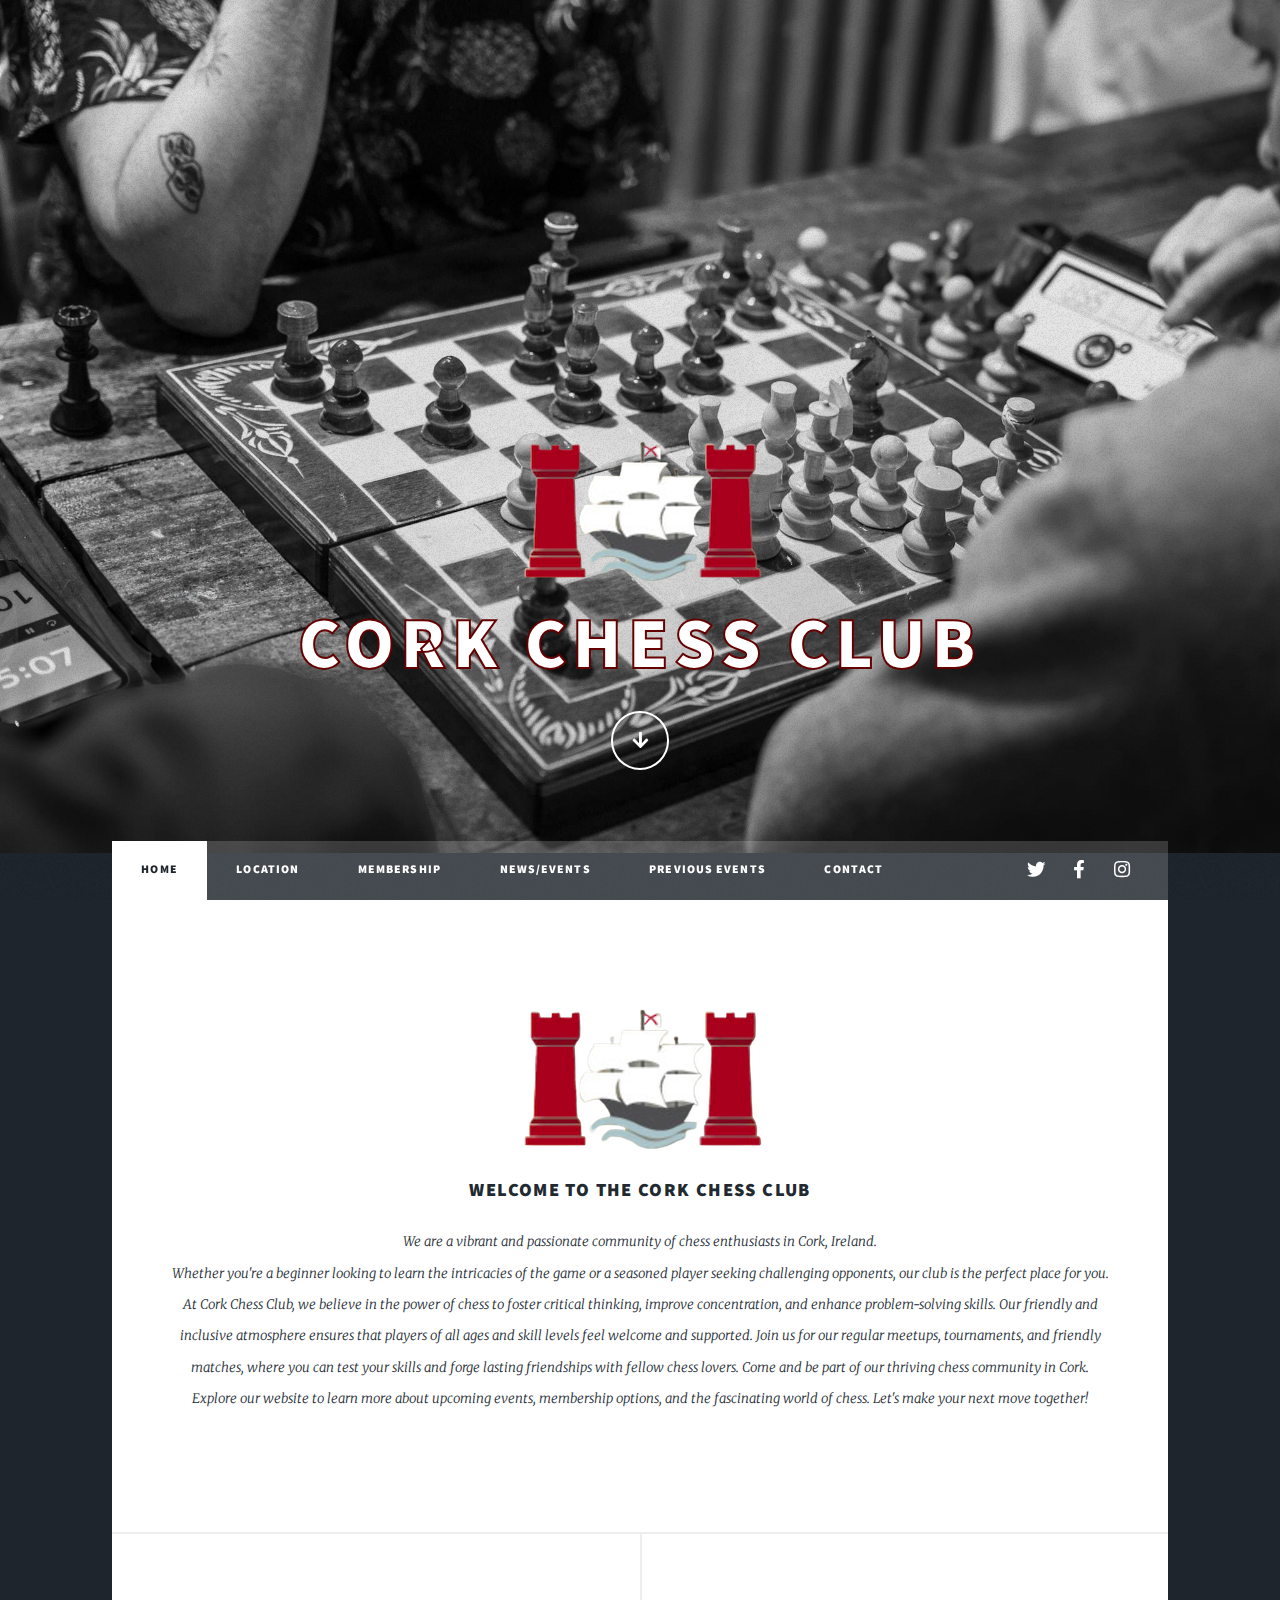
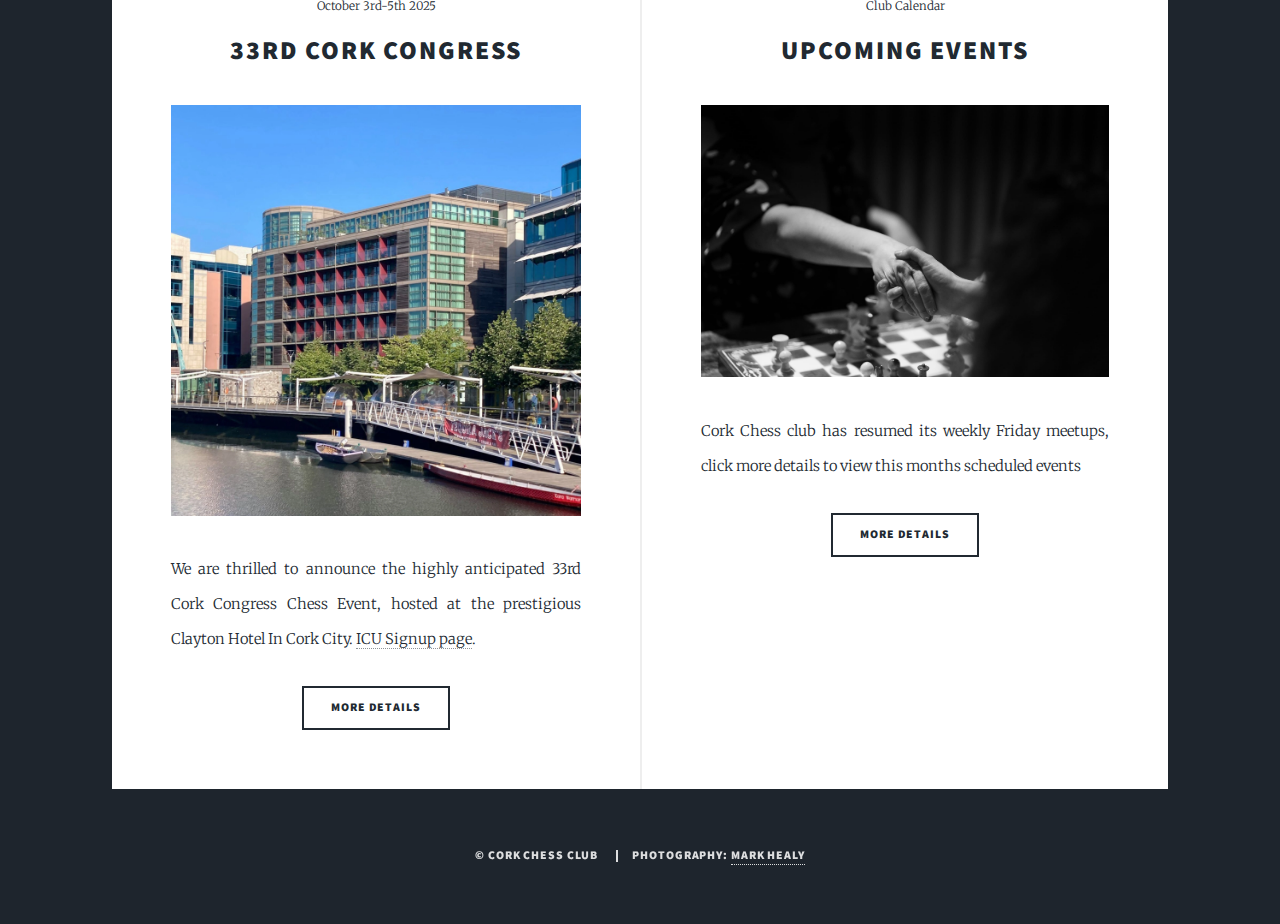
<file: index.html>
<!DOCTYPE HTML>

<html>
	<head>
		<title>Cork Chess Club</title>
		<meta charset="utf-8" />
		<meta name="viewport" content="width=device-width, initial-scale=1, user-scalable=no" />
		<link rel="stylesheet" href="assets/css/main.css" />
		<link rel="icon" type="image/x-icon" href="/images/CCLOGO.png">
		<noscript><link rel="stylesheet" href="assets/css/noscript.css" /></noscript>
	</head>
	<body class="is-preload">

		<!-- Wrapper -->
			<div id="wrapper" class="fade-in">

				<!-- Intro -->
					<div id="intro">
						<div id="logo">
							<a href="#" class="image logo"><img src="images/logo.png" alt="" /></a>
						</div>
						<h1>Cork Chess Club</h1>
						<ul class="actions">
							<li><a href="#header" class="button icon solid solo fa-arrow-down scrolly">Continue</a></li>
						</ul>
					</div>

				<!-- Header -->
					<header id="header">
						<a href="index.html" class="logo">Cork Chess Club</a>
					</header>

				<!-- Nav -->
					<nav id="nav">
						<ul class="links">
							<li class="active"><a href="index.html">Home</a></li>
							<li><a href="location.html">Location</a></li>
							<li><a href="membership.html">Membership</a></li>
							<li><a href="events.html">News/Events</a></li>
							<li><a href="prevEvents.html">Previous Events</a></li>
							<li><a href="contact.html">Contact</a></li>
						</ul>
						<ul class="icons">
							<li><a href="https://twitter.com/corkchess?lang=en" class="icon brands fa-twitter"><span class="label">Twitter</span></a></li>
							<li><a href="#" class="icon brands fa-facebook-f"><span class="label">Facebook</span></a></li>
							<li><a href="https://www.instagram.com/corkchessclub/" class="icon brands fa-instagram"><span class="label">Instagram</span></a></li>
						</ul>
					</nav>

				<!-- Main -->
					<div id="main">

						<!-- Featured Post -->
							<article class="post featured">
								<header class="major">
									<a href="#" class="image"><img src="images/logo.png" alt="" /></a>
									<h3>Welcome to the Cork Chess Club</h3>
									<p>

										We are a vibrant and passionate community of chess enthusiasts in Cork, Ireland. <br />
										Whether you're a beginner looking to learn the intricacies of the game or a seasoned player seeking challenging opponents, 
										our club is the perfect place for you.
										
										At Cork Chess Club, we believe in the power of chess to foster critical thinking, improve concentration, and enhance problem-solving skills. 
										Our friendly and inclusive atmosphere ensures that players of all ages and skill levels feel welcome and supported.
										
										Join us for our regular meetups, tournaments, and friendly matches, 
										where you can test your skills and forge lasting friendships with fellow chess lovers.
										
										Come and be part of our thriving chess community in Cork. 
										Explore our website to learn more about upcoming events, membership options, and the fascinating world of chess. 
										Let's make your next move together!</p>
								</header>
							</article>

						<!-- Posts -->
							<section class="posts">
								<article>
									<header>
										<span class="date">October 3rd-5th 2025</span>
										<h2><a href="events.html">33rd Cork Congress</a></h2>
									</header>
									<a href="#" class="image fit"><img src="images/cork_city_a6ae85a1cc.webp" alt="" /></a>
									<p>We are thrilled to announce the highly anticipated 33rd Cork Congress Chess Event, 
										hosted at the prestigious Clayton Hotel In Cork City.
										<a href="https://www.icu.ie/events/1968">ICU Signup page</a>.
										</p>
									<ul class="actions special">
										<li><a href="events.html" class="button">More Details</a></li>
									</ul>
								</article>

								<article>
									<header>
										<span class="date">Club Calendar</span>
										<h2><a href="#">Upcoming Events</h2>
									</header>
									<a href="events.html" class="image fit"><img src="images/Handshake.jpeg" alt="" /></a>
									<p>
										Cork Chess club has resumed its weekly Friday meetups, click more details to view this months scheduled events
									</p>
									<ul class="actions special">
										<li><a href="events.html" class="button">More Details</a></li>
									</ul>
								</article>
								

					</div>

				<!-- Copyright -->
				<div id="copyright">
					<ul>
						<li>&copy; Cork Chess Club</li>
						<li>Photography: <a href="https://www.instagram.com/markusmillius/"> Mark Healy</a></li>
					</ul>
				</div>

			</div>

		<!-- Scripts -->
			<script src="assets/js/jquery.min.js"></script>
			<script src="assets/js/jquery.scrollex.min.js"></script>
			<script src="assets/js/jquery.scrolly.min.js"></script>
			<script src="assets/js/browser.min.js"></script>
			<script src="assets/js/breakpoints.min.js"></script>
			<script src="assets/js/util.js"></script>
			<script src="assets/js/main.js"></script>

	</body>
</html>
</file>
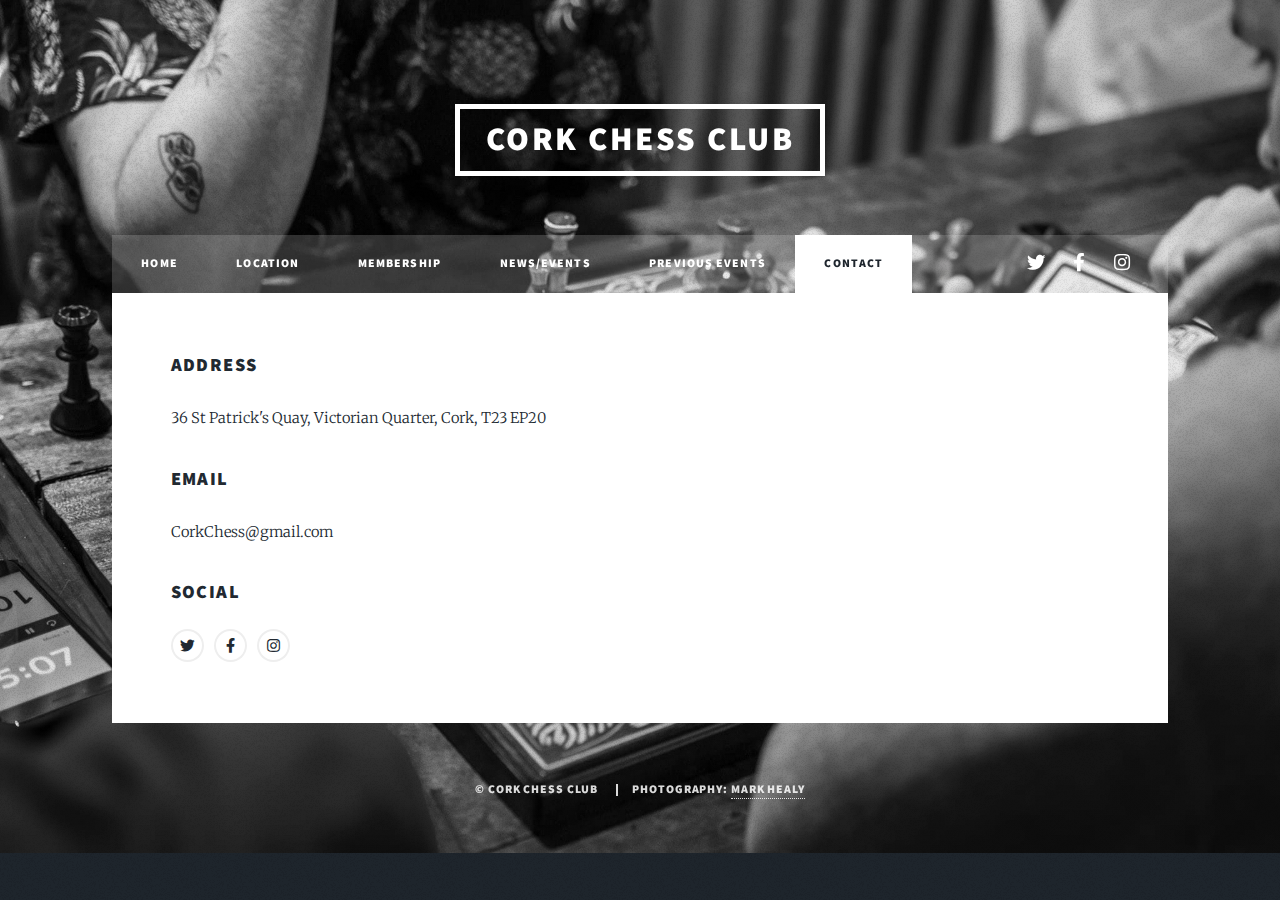
<file: contact.html>
<!DOCTYPE HTML>

<html>
	<head>
		<title>Location</title>
		<meta charset="utf-8" />
		<meta name="viewport" content="width=device-width, initial-scale=1, user-scalable=no" />
		<link rel="stylesheet" href="assets/css/main.css" />
		<link rel="icon" type="image/x-icon" href="/images/CCLOGO.png">
		<noscript><link rel="stylesheet" href="assets/css/noscript.css" /></noscript>
	</head>
	<body class="is-preload">

		<!-- Wrapper -->
			<div id="wrapper">

				<!-- Header -->
					<header id="header">
						<a href="index.html" class="logo">Cork Chess Club</a>
					</header>

				<!-- Nav -->
				<nav id="nav">
					<ul class="links">
						<li ><a href="index.html">Home</a></li>
						<li><a href="location.html">Location</a></li>
						<li><a href="membership.html">Membership</a></li>
						<li><a href="events.html">News/Events</a></li>
						<li><a href="prevEvents.html">Previous Events</a></li>
						<li class="active" ><a href="contact.html">Contact</a></li>
					</ul>
					<ul class="icons">
						<li><a href="https://twitter.com/corkchess?lang=en" class="icon brands fa-twitter"><span class="label">Twitter</span></a></li>
						<li><a href="#" class="icon brands fa-facebook-f"><span class="label">Facebook</span></a></li>
						<li><a href="https://www.instagram.com/corkchessclub/" class="icon brands fa-instagram"><span class="label">Instagram</span></a></li>
					</ul>
				</nav>

				<!-- Main -->
					<div id="main">

						<!-- Post -->
							<section class="split contact">
								<section class="alt">
									<h3>Address</h3>
									<p>36 St Patrick's Quay, Victorian Quarter, Cork, T23 EP20</p>
								</section>
								<!-- <section>
									<h3>Phone</h3>
									<p>(000) 000-0000</p>
								</section> -->
								<section>
									<h3>Email</h3>
									<p>CorkChess@gmail.com</p>
								</section>
								<section>
									<h3>Social</h3>
									<ul class="icons alt">
										<li><a href="https://twitter.com/corkchess?lang=en" class="icon brands alt fa-twitter"><span class="label">Twitter</span></a></li>
										<li><a href="#" class="icon brands alt fa-facebook-f"><span class="label">Facebook</span></a></li>
										<li><a href="https://www.instagram.com/corkchessclub/" class="icon brands alt fa-instagram"><span class="label">Instagram</span></a></li>
									</ul>
								</section>
							</section>


					</div>

				<!-- Copyright -->
				<div id="copyright">
					<ul>
						<li>&copy; Cork Chess Club</li>
						<li>Photography: <a href="https://www.instagram.com/markusmillius/"> Mark Healy</a></li>
					</ul>
				</div>

			</div>

		<!-- Scripts -->
			<script src="assets/js/jquery.min.js"></script>
			<script src="assets/js/jquery.scrollex.min.js"></script>
			<script src="assets/js/jquery.scrolly.min.js"></script>
			<script src="assets/js/browser.min.js"></script>
			<script src="assets/js/breakpoints.min.js"></script>
			<script src="assets/js/util.js"></script>
			<script src="assets/js/main.js"></script>

	</body>
</html>
</file>
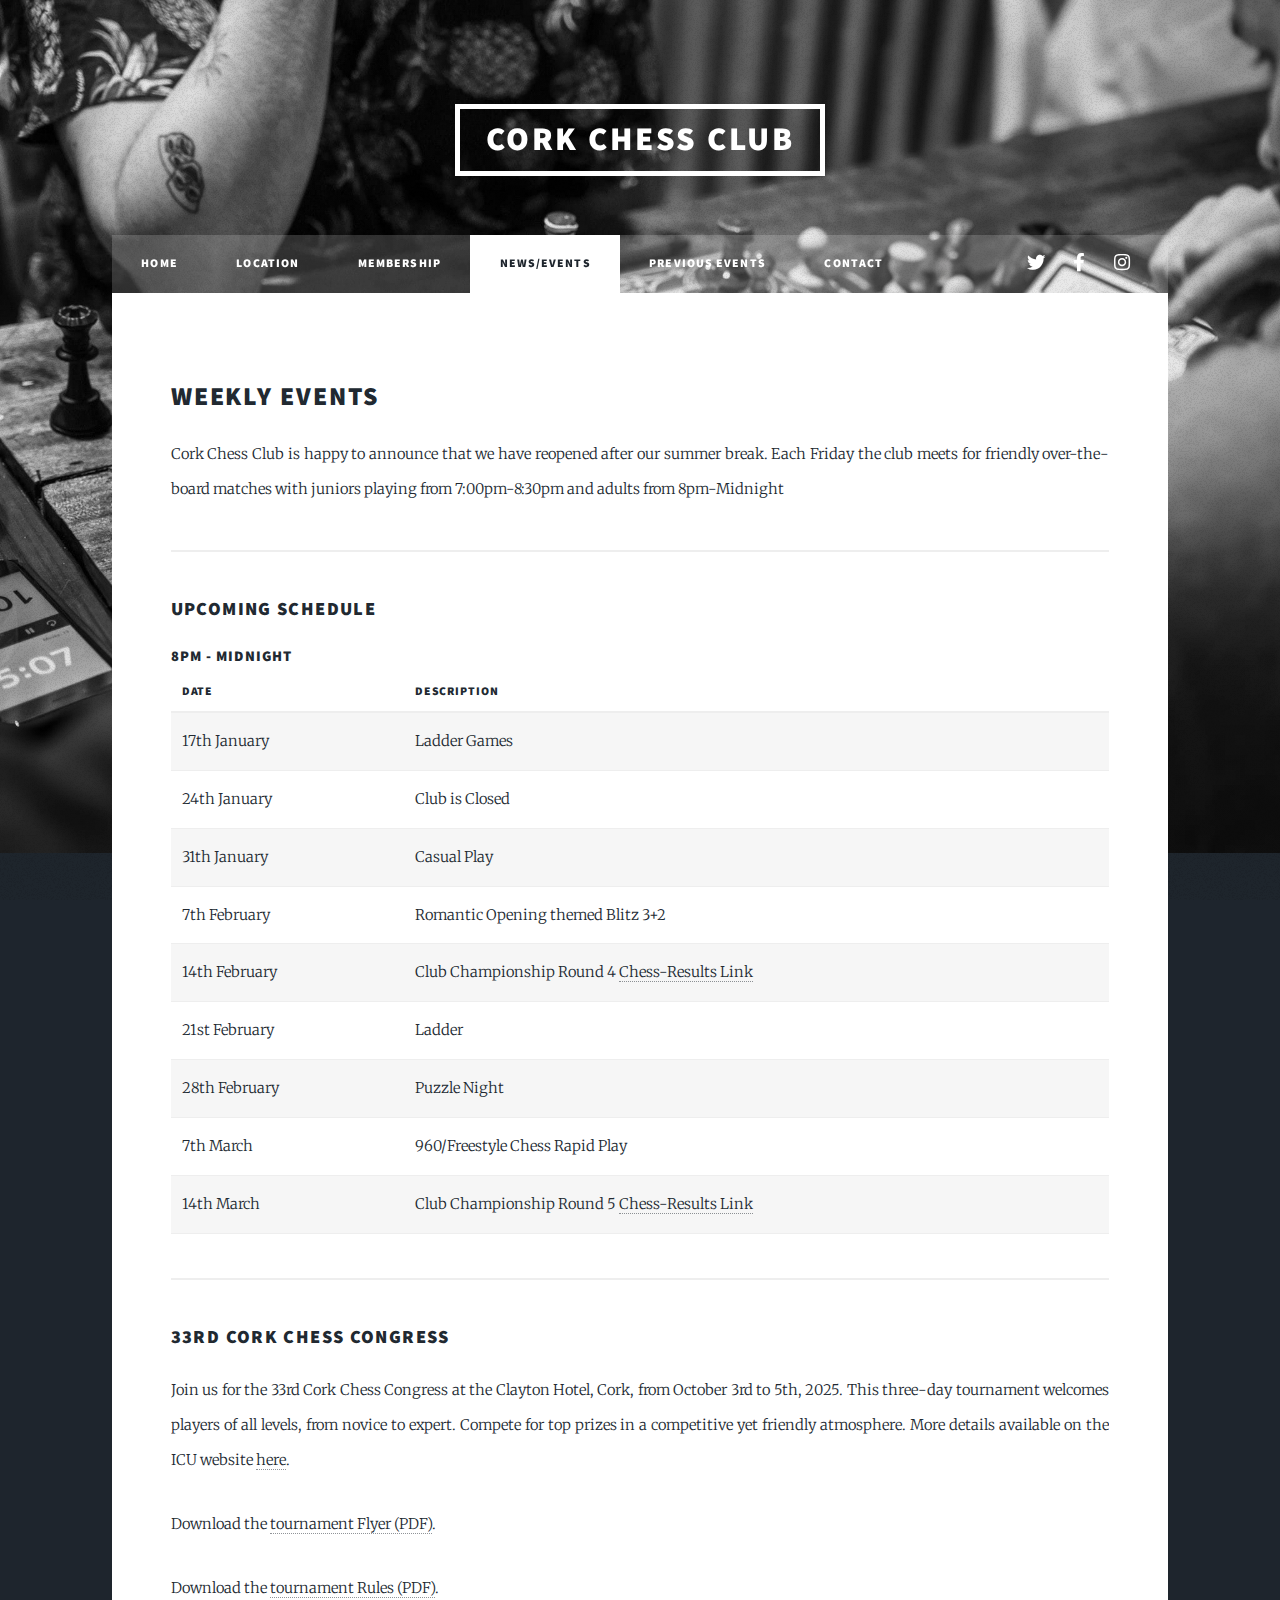
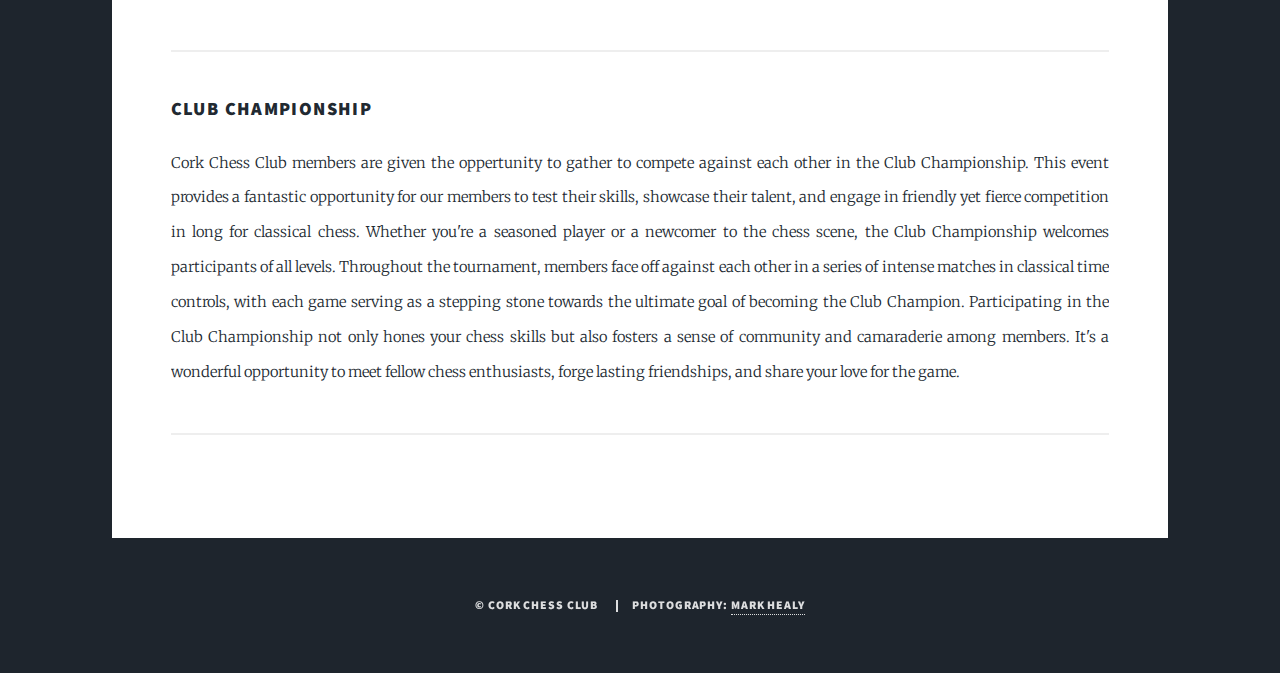
<file: events.html>
<!DOCTYPE HTML>
<html>
	<head>
		<title>Events</title>
		<meta charset="utf-8" />
		<meta name="viewport" content="width=device-width, initial-scale=1, user-scalable=no" />
		<link rel="stylesheet" href="assets/css/main.css" />
		<link rel="icon" type="image/x-icon" href="/images/CCLOGO.png">
		<noscript><link rel="stylesheet" href="assets/css/noscript.css" /></noscript>
	</head>
	<body class="is-preload">

		<!-- Wrapper -->
			<div id="wrapper">

				<!-- Header -->
					<header id="header">
						<a href="index.html" class="logo">Cork Chess Club</a>
					</header>

				<!-- Nav -->
				<nav id="nav">
					<ul class="links">
						<li><a href="index.html">Home</a></li>
						<li><a href="location.html">Location</a></li>
						<li><a href="membership.html">Membership</a></li>
						<li class="active"><a href="events.html">News/Events</a></li>
						<li><a href="prevEvents.html">Previous Events</a></li>
						<li><a href="contact.html">Contact</a></li>
					</ul>
					<ul class="icons">
						<li><a href="https://twitter.com/corkchess?lang=en" class="icon brands fa-twitter"><span class="label">Twitter</span></a></li>
						<li><a href="#" class="icon brands fa-facebook-f"><span class="label">Facebook</span></a></li>
						<li><a href="https://www.instagram.com/corkchessclub/" class="icon brands fa-instagram"><span class="label">Instagram</span></a></li>
						
					</ul>
				</nav>
				<!-- Main -->
					<div id="main">

						<!-- Post -->
							<section class="post">

								<!-- Weekly Event 1 -->
								<h2>Weekly Events</h2>
								<p>Cork Chess Club is happy to announce that we have reopened after our summer break. Each Friday the club meets for friendly over-the-board matches with juniors playing from 7:00pm-8:30pm and adults from 8pm-Midnight</p>
								
								<hr />
								
								<h3 class="major">Upcoming Schedule</h3>
										<h4>8pm - Midnight</h4>
										<div class="table-wrapper">
											<table>
												<thead>
													<tr>
														<th>Date</th>
														<th>Description</th>
														
													</tr>
												</thead>
												<tbody>
													<tr>
														<td>17th January</td>
														<td>Ladder Games</td>
													</tr>
													<tr>
														<td>24th January</td>
														<td>Club is Closed</td>
													</tr>
													<tr>
														<td>31th January</td>
														<td>Casual Play</td>
													</tr>
													<tr>
														<td>7th February</td>
														<td>Romantic Opening themed Blitz 3+2</td>
													</tr>
													<tr>
														<td>14th February</td>
														<td>Club Championship Round 4
															<a href="https://chess-results.com/tnr1036432.aspx?Ian=1&art=2&rd=4"> Chess-Results Link</a>
														</td>
													</tr>
												
													<tr>
														<td>21st February</td>
														<td>Ladder</td>
													</tr>
													<tr>
														<td>28th February</td>
														<td>Puzzle Night</td>
													</tr>
													<tr>
														<td>7th March</td>
														<td>960/Freestyle Chess Rapid Play</td>
													</tr>
													<tr>
														<td>14th March</td>
														<td>Club Championship Round 5
															<a href="https://chess-results.com/tnr1036432.aspx?Ian=1&art=2&rd=5"> Chess-Results Link</a>
														</td>
													</tr>



												

													
													<!-- </tr><tfoot>Add to calendar button downloads an .ics file standard format for most popular calendar applications</tfoot> -->
												</tbody>
												
											</table>
								<hr />

								
								<h3>33rd Cork Chess Congress</h3>
								<p>
								Join us for the 33rd Cork Chess Congress at the Clayton Hotel, Cork, from October 3rd to 5th, 2025.  
								This three-day tournament welcomes players of all levels, from novice to expert. Compete for top prizes in a competitive yet friendly atmosphere.  
								More details available on the ICU website <a href="https://www.icu.ie/events/1968">here</a>.
								</p>
								<p>Download the <a href="/calendar/Cork Congress 2025 Flyer.pdf" target="_blank">tournament Flyer (PDF)</a>.</p>
								<p>Download the <a href="/calendar/Cork Congress Rules.pdf" target="_blank">tournament Rules (PDF)</a>.</p>
								<hr />
																
								<h3>Club Championship</h3>
								<p> Cork Chess Club members are given the oppertunity to gather to compete against each other in the Club Championship.
									This  event provides a fantastic opportunity for our members to test their skills, 
									showcase their talent, and engage in friendly yet fierce competition in long for classical chess. 
									Whether you're a seasoned player or a newcomer to the chess scene, 
									the Club Championship welcomes participants of all levels.

									Throughout the tournament, members face off against each other in a series of intense matches in classical time controls, 
									with each game serving as a stepping stone towards the ultimate goal of becoming the Club Champion. 
									
									Participating in the Club Championship not only hones your chess skills but also fosters a sense of community and camaraderie among members. 
									It's a wonderful opportunity to meet fellow chess enthusiasts, forge lasting friendships, and share your love for the game.

								</p>
								<!-- <p>
									Upcoming Club Championship games:
							   	</p>
								<p>
									Current Standings:
							   	</p> -->
								<hr />

							</section>
					</div>
				<!-- Copyright -->
				<div id="copyright">
					<ul>
						<li>&copy; Cork Chess Club</li>
						<li>Photography: <a href="https://www.instagram.com/markusmillius/"> Mark Healy</a></li>
					</ul>
				</div>


			</div>

		<!-- Scripts -->
			<script src="assets/js/jquery.min.js"></script>
			<script src="assets/js/jquery.scrollex.min.js"></script>
			<script src="assets/js/jquery.scrolly.min.js"></script>
			<script src="assets/js/browser.min.js"></script>
			<script src="assets/js/breakpoints.min.js"></script>
			<script src="assets/js/util.js"></script>
			<script src="assets/js/main.js"></script>

	</body>
</html>
</file>
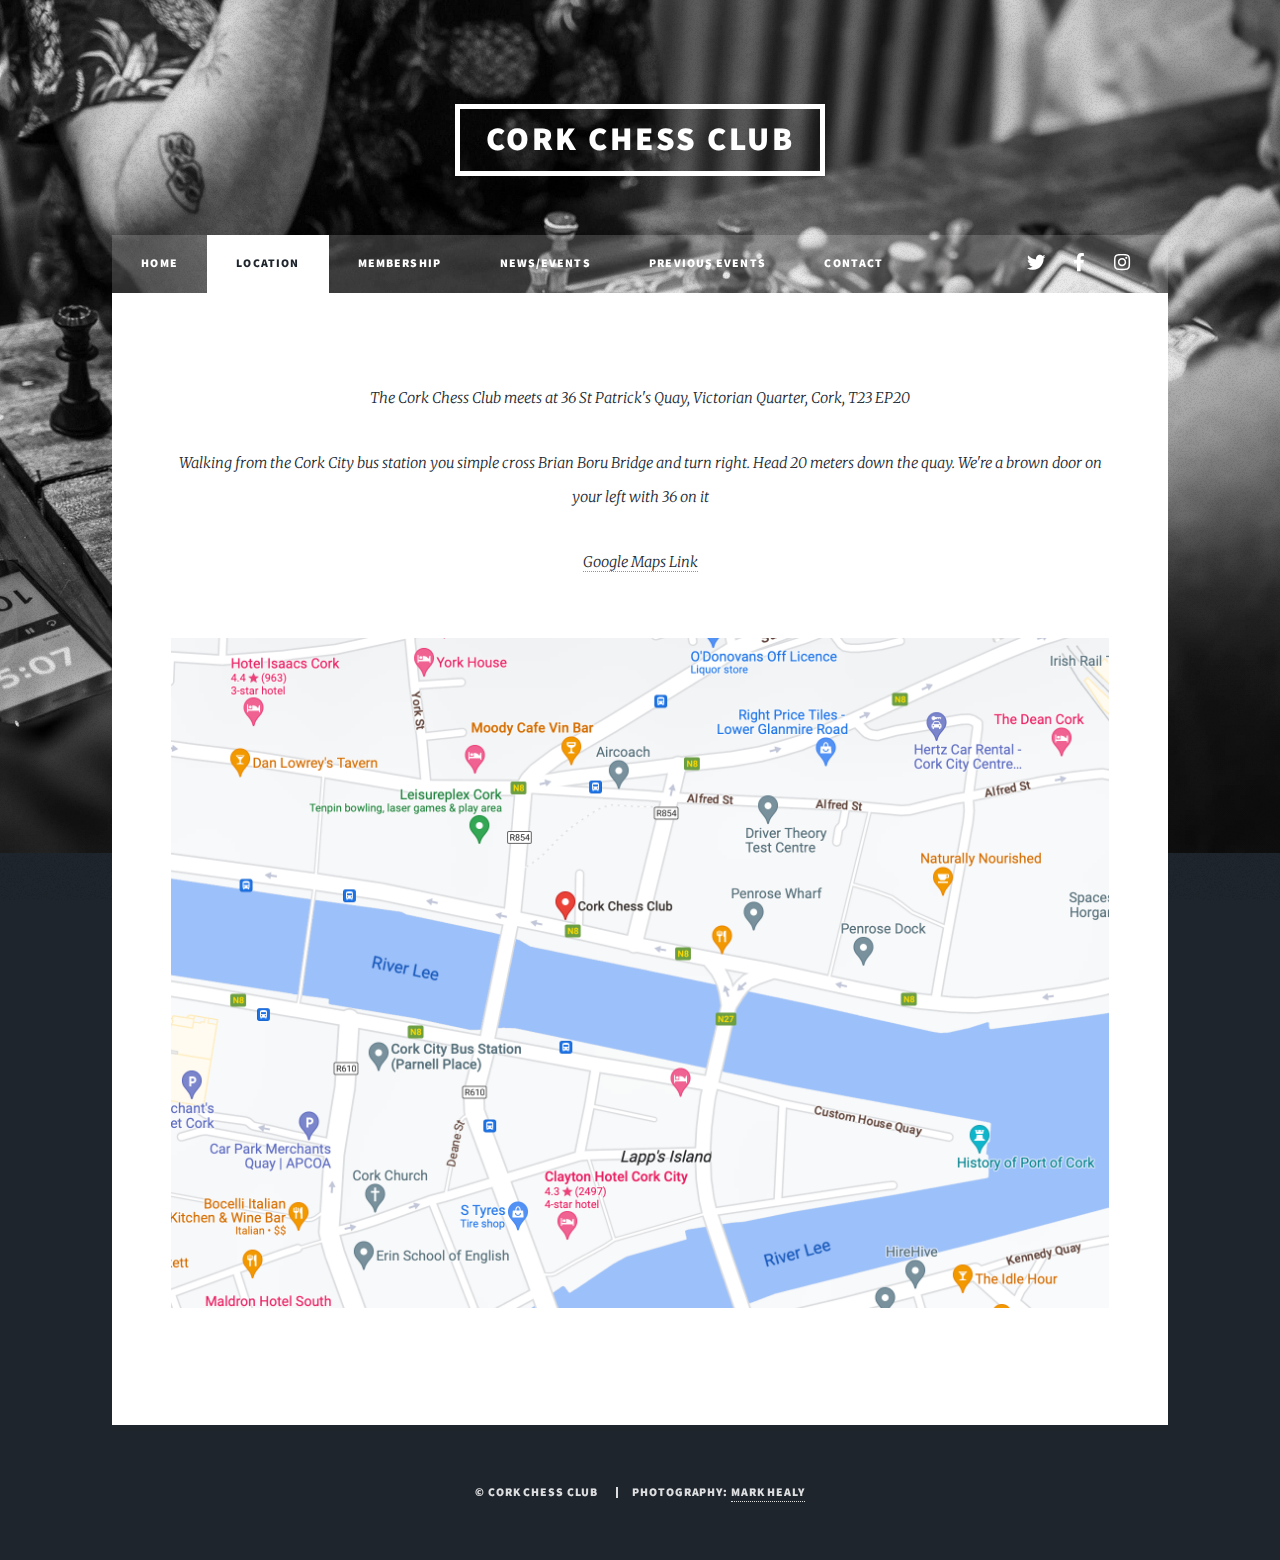
<file: location.html>
<!DOCTYPE HTML>
<html>
	<head>
		<title>Location</title>
		<meta charset="utf-8" />
		<meta name="viewport" content="width=device-width, initial-scale=1, user-scalable=no" />
		<link rel="stylesheet" href="assets/css/main.css" />
		<link rel="icon" type="image/x-icon" href="/images/CCLOGO.png">
		<noscript><link rel="stylesheet" href="assets/css/noscript.css" /></noscript>
	</head>
	<body class="is-preload">

		<!-- Wrapper -->
			<div id="wrapper">

				<!-- Header -->
					<header id="header">
						<a href="index.html" class="logo">Cork Chess Club</a>
					</header>

				<nav id="nav">
					<ul class="links">
						<li><a href="index.html">Home</a></li>
						<li class="active"><a href="location.html">Location</a></li>
						<li><a href="membership.html">Membership</a></li>
						<li><a href="events.html">News/Events</a></li>
						<li><a href="prevEvents.html">Previous Events</a></li>
						<li><a href="contact.html">Contact</a></li>
					</ul>
					<ul class="icons">
						<li><a href="https://twitter.com/corkchess?lang=en" class="icon brands fa-twitter"><span class="label">Twitter</span></a></li>
						<li><a href="#" class="icon brands fa-facebook-f"><span class="label">Facebook</span></a></li>
						<li><a href="https://www.instagram.com/corkchessclub/" class="icon brands fa-instagram"><span class="label">Instagram</span></a></li>
						
					</ul>
				</nav>

				<!-- Main -->
					<div id="main">

						<!-- Post -->
							<section class="post">
								<header class="major">
									<p>The Cork Chess Club meets at 36 St Patrick's Quay, Victorian Quarter, Cork, T23 EP20</p>
									<p>Walking from the Cork City bus station you simple
										cross Brian Boru Bridge and turn right.
										Head 20 meters down the quay. 
										We're a brown door on your left with 36 on it</p>
									<p><a href="https://www.google.com/maps/place/Cork+Chess+Club/@51.9005304,-8.4673731,17z/data=!4m10!1m2!2m1!1scork+chess+club!3m6!1s0x4844900ee78834bd:0xe9458ec86b290290!8m2!3d51.9005304!4d-8.4650685!15sCg9jb3JrIGNoZXNzIGNsdWKSAQpjaGVzc19jbHVi4AEA!16s%2Fg%2F11bbrj2vj3!5m1!1e4?entry=ttu">
										Google Maps Link</a></p>
								</header>
								<div class="image main"><img src="images/map.png" alt="" /></div>
								
							</section>

					</div>

				<!-- Copyright -->
				<div id="copyright">
					<ul>
						<li>&copy; Cork Chess Club</li>
						<li>Photography: <a href="https://www.instagram.com/markusmillius/"> Mark Healy</a></li>
					</ul>
				</div>


			</div>

		<!-- Scripts -->
			<script src="assets/js/jquery.min.js"></script>
			<script src="assets/js/jquery.scrollex.min.js"></script>
			<script src="assets/js/jquery.scrolly.min.js"></script>
			<script src="assets/js/browser.min.js"></script>
			<script src="assets/js/breakpoints.min.js"></script>
			<script src="assets/js/util.js"></script>
			<script src="assets/js/main.js"></script>

	</body>
</html>
</file>
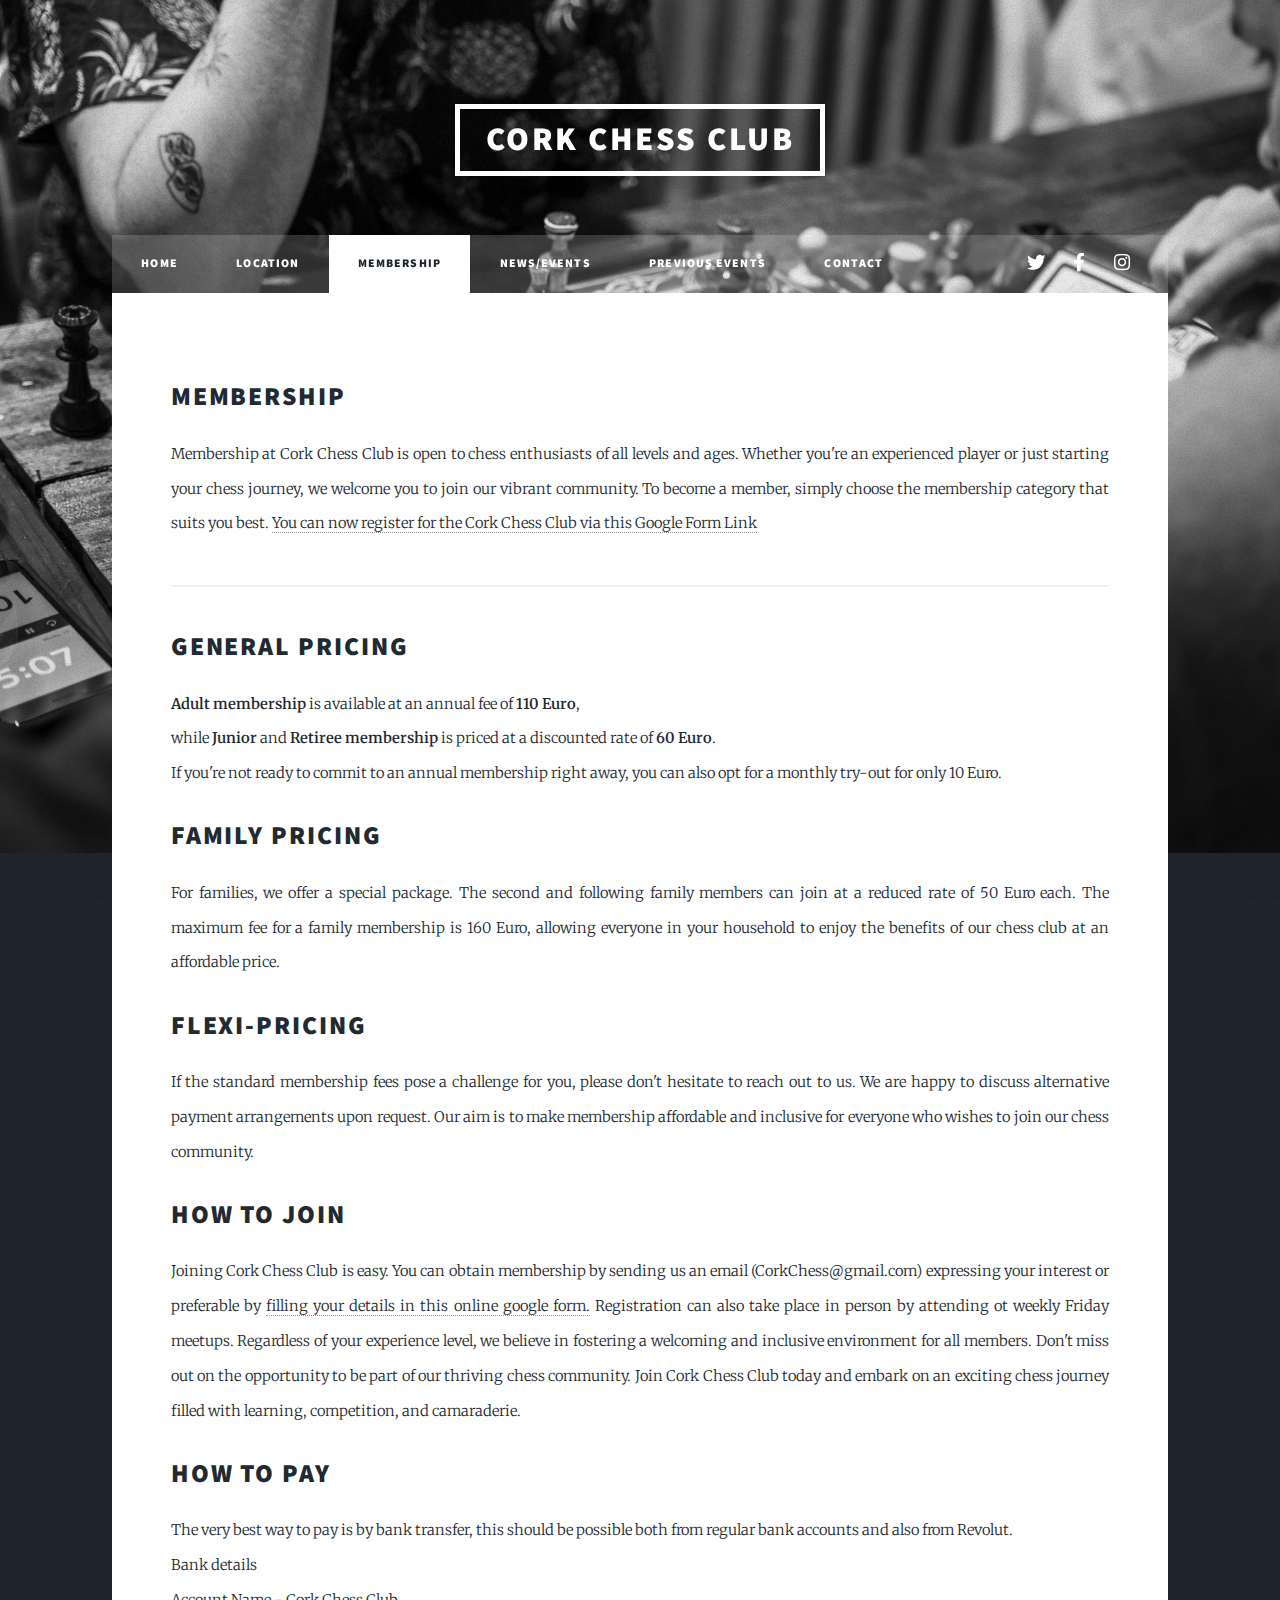
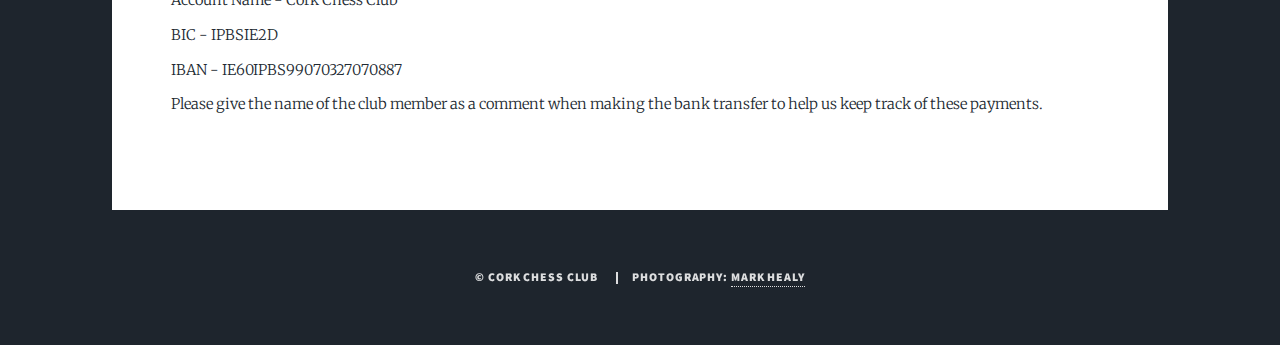
<file: membership.html>
<!DOCTYPE HTML>

<html>
	<head>
		<title>Membership</title>
		<meta charset="utf-8" />
		<meta name="viewport" content="width=device-width, initial-scale=1, user-scalable=no" />
		<link rel="stylesheet" href="assets/css/main.css" />
		<link rel="icon" type="image/x-icon" href="/images/CCLOGO.png">
		<noscript><link rel="stylesheet" href="assets/css/noscript.css" /></noscript>
	</head>
	<body class="is-preload">

		<!-- Wrapper -->
			<div id="wrapper">

				<!-- Header -->
					<header id="header">
						<a href="index.html" class="logo">Cork Chess Club</a>
					</header>

					<!-- Nav -->
				<nav id="nav">
					<ul class="links">
						<li><a href="index.html">Home</a></li>
						<li><a href="location.html">Location</a></li>
						<li class="active"><a href="membership.html">Membership</a></li>
						<li><a href="events.html">News/Events</a></li>
						<li><a href="prevEvents.html">Previous Events</a></li>
						<li><a href="contact.html">Contact</a></li>
					</ul>
					<ul class="icons">
						<li><a href="https://twitter.com/corkchess?lang=en" class="icon brands fa-twitter"><span class="label">Twitter</span></a></li>
						<li><a href="#" class="icon brands fa-facebook-f"><span class="label">Facebook</span></a></li>
						<li><a href="https://www.instagram.com/corkchessclub/" class="icon brands fa-instagram"><span class="label">Instagram</span></a></li>
						
					</ul>
				</nav>

				<!-- Main -->
					<div id="main">

						<!-- Post -->
							<section class="post">
								<!-- Text stuff -->
									<h2>Membership</h2>
									<p>Membership at Cork Chess Club is open to chess enthusiasts of all levels and ages.
										Whether you're an experienced player or just starting your chess journey, we welcome you to join our vibrant community.

										To become a member, simply choose the membership category that suits you best. 

										<a href= "https://docs.google.com/forms/d/1iLjZ3RmGW5rmTVnhKJIJ3CgZbqqTL03tFnw31DQ4hCE/edit">You can now register for the Cork Chess Club via this Google Form Link</a>
									</p>
									<hr />
									<h2>General Pricing</h2>
									<p><b>Adult membership</b> is available at an annual fee of <b>110 Euro</b>,<br /> while <b>Junior</b> and <b>Retiree membership</b> is priced at a discounted rate of <b>60 Euro</b>.<br />
										If you're not ready to commit to an annual membership right away, you can also opt for a monthly try-out for only 10 Euro.</p>
									</p>
									<h2>Family Pricing</h2>
									<p>For families, we offer a special package.
										The second and following family members can join at a reduced rate of 50 Euro each. 
										The maximum fee for a family membership is 160 Euro, allowing everyone in your household to enjoy the benefits of our chess club at an affordable price.</p>	
						
									<h2>Flexi-Pricing</h2>
									<p>If the standard membership fees pose a challenge for you, please don't hesitate to reach out to us. 
										We are happy to discuss alternative payment arrangements upon request.
										Our aim is to make membership affordable and inclusive for everyone who wishes to join our chess community.</p>	
										
									<h2>How to Join</h2>
									<p>Joining Cork Chess Club is easy. 
										You can obtain membership by sending us an email (CorkChess@gmail.com) expressing your interest or preferable by <a href="https://docs.google.com/forms/d/1iLjZ3RmGW5rmTVnhKJIJ3CgZbqqTL03tFnw31DQ4hCE/edit">filling your details in this online google form.</a> Registration can also take place in person by attending ot weekly Friday meetups. 
										Regardless of your experience level, we believe in fostering a welcoming and inclusive environment for all members.
										
										Don't miss out on the opportunity to be part of our thriving chess community.
										Join Cork Chess Club today and embark on an exciting chess journey filled with learning, competition, and camaraderie.</p>

									<h2>How to Pay</h2>
									<p>The very best way to pay is by bank transfer, this should be possible both from regular bank accounts and also from Revolut. 
										<br>
										Bank details
										<br>
										Account Name - Cork Chess Club
										<br>
										
										 BIC - IPBSIE2D
										 <br>
										
										 IBAN - IE60IPBS99070327070887
										 <br>
										
										Please give the name of the club member as a comment when making the bank transfer to help us keep track of these payments.</p>
							</section>

					</div>

				<!-- Copyright -->
				<div id="copyright">
					<ul>
						<li>&copy; Cork Chess Club</li>
						<li>Photography: <a href="https://www.instagram.com/markusmillius/"> Mark Healy</a></li>
					</ul>
				</div>


			</div>

		<!-- Scripts -->
			<script src="assets/js/jquery.min.js"></script>
			<script src="assets/js/jquery.scrollex.min.js"></script>
			<script src="assets/js/jquery.scrolly.min.js"></script>
			<script src="assets/js/browser.min.js"></script>
			<script src="assets/js/breakpoints.min.js"></script>
			<script src="assets/js/util.js"></script>
			<script src="assets/js/main.js"></script>

	</body>
</html>
</file>
<file: assets/css/main.css>
@import url(fontawesome-all.min.css);
@import url("https://fonts.googleapis.com/css?family=Merriweather:300,700,300italic,700italic|Source+Sans+Pro:900");

/*
	Massively by HTML5 UP
	html5up.net | @ajlkn
	Free for personal and commercial use under the CCA 3.0 license (html5up.net/license)
*/

html, body, div, span, applet, object,
iframe, h1, h2, h3, h4, h5, h6, p, blockquote,
pre, a, abbr, acronym, address, big, cite,
code, del, dfn, em, img, ins, kbd, q, s, samp,
small, strike, strong, sub, sup, tt, var, b,
u, i, center, dl, dt, dd, ol, ul, li, fieldset,
form, label, legend, table, caption, tbody,
tfoot, thead, tr, th, td, article, aside,
canvas, details, embed, figure, figcaption,
footer, header, hgroup, menu, nav, output, ruby,
section, summary, time, mark, audio, video {
	margin: 0;
	padding: 0;
	border: 0;
	font-size: 100%;
	font: inherit;
	vertical-align: baseline;}

article, aside, details, figcaption, figure,
footer, header, hgroup, menu, nav, section {
	display: block;}

body {
	line-height: 1;
}

ol, ul {
	list-style: none;
}

blockquote, q {
	quotes: none;
}

	blockquote:before, blockquote:after, q:before, q:after {
		content: '';
		content: none;
	}

table {
	border-collapse: collapse;
	border-spacing: 0;
}

body {
	-webkit-text-size-adjust: none;
}

mark {
	background-color: transparent;
	color: inherit;
}

input::-moz-focus-inner {
	border: 0;
	padding: 0;
}

input, select, textarea {
	-moz-appearance: none;
	-webkit-appearance: none;
	-ms-appearance: none;
	appearance: none;
}

/* Basic */

	@-ms-viewport {
		width: device-width;
	}

	body {
		-ms-overflow-style: scrollbar;
	}

	@media screen and (max-width: 480px) {

		html, body {
			min-width: 320px;
		}

	}

	html {
		box-sizing: border-box;
	}

	*, *:before, *:after {
		box-sizing: inherit;
	}

	body {
		background-color: #1e252d;
	}

		body.is-preload *, body.is-preload *:before, body.is-preload *:after {
			-moz-animation: none !important;
			-webkit-animation: none !important;
			-ms-animation: none !important;
			animation: none !important;
			-moz-transition: none !important;
			-webkit-transition: none !important;
			-ms-transition: none !important;
			transition: none !important;
		}

/* Type */

	html {
		font-size: 16pt;
	}

		@media screen and (max-width: 1680px) {

			html {
				font-size: 12pt;
			}

		}

		@media screen and (max-width: 1280px) {

			html {
				font-size: 11pt;
			}

		}

		@media screen and (max-width: 360px) {

			html {
				font-size: 10pt;
			}

		}

	body {
		color: #212931;
	}

	body, input, select, textarea {
		font-family: "Merriweather", Georgia, serif;
		font-weight: 300;
		font-size: 1rem;
		line-height: 2.375;
	}

	a {
		-moz-transition: color 0.2s ease-in-out, background-color 0.2s ease-in-out, border-color 0.2s ease-in-out, box-shadow 0.2s ease-in-out;
		-webkit-transition: color 0.2s ease-in-out, background-color 0.2s ease-in-out, border-color 0.2s ease-in-out, box-shadow 0.2s ease-in-out;
		-ms-transition: color 0.2s ease-in-out, background-color 0.2s ease-in-out, border-color 0.2s ease-in-out, box-shadow 0.2s ease-in-out;
		transition: color 0.2s ease-in-out, background-color 0.2s ease-in-out, border-color 0.2s ease-in-out, box-shadow 0.2s ease-in-out;
		border-bottom: dotted 1px;
		text-decoration: none;
	}

		a:hover {
			border-bottom-color: transparent;
		}

	strong, b {
		font-weight: 600;
	}

	em, i {
		font-style: italic;
	}

	p {
		text-align: justify;
		margin: 0 0 2rem 0;
	}

	h1, h2, h3, h4, h5, h6 {
		font-family: "Source Sans Pro", Helvetica, sans-serif;
		font-weight: 900;
		line-height: 1.5;
		letter-spacing: 0.075em;
		text-transform: uppercase;
		margin: 0 0 1rem 0;
	}

		h1 a, h2 a, h3 a, h4 a, h5 a, h6 a {
			border-bottom: 0;
			color: inherit;
			text-decoration: none;
		}

	h1 {
		font-size: 4rem;
		line-height: 1.1;
		margin: 0 0 2rem 0;
	}

	h2 {
		font-size: 1.75rem;
		line-height: 1.3;
		margin: 0 0 1.5rem 0;
	}

	h3 {
		font-size: 1.25rem;
		margin: 0 0 1.5rem 0;
	}

	h4 {
		font-size: 1rem;
	}

	h5 {
		font-size: 0.9rem;
	}

	h6 {
		font-size: 0.8rem;
	}

	sub {
		font-size: 0.8rem;
		position: relative;
		top: 0.5rem;
	}

	sup {
		font-size: 0.8rem;
		position: relative;
		top: -0.5rem;
	}

	blockquote {
		border-left: solid 4px;
		font-style: italic;
		margin: 0 0 2rem 0;
		padding: 0.5rem 0 0.5rem 2rem;
	}

	code {
		border: solid 2px;
		font-family: "Courier New", monospace;
		font-size: 0.9rem;
		margin: 0 0.25rem;
		padding: 0.25rem 0.65rem;
	}

	pre {
		-webkit-overflow-scrolling: touch;
		font-family: "Courier New", monospace;
		font-size: 0.9rem;
		margin: 0 0 2rem 0;
	}

		pre code {
			display: block;
			line-height: 1.75;
			padding: 1rem 1.5rem;
			overflow-x: auto;
		}

	hr {
		border: 0;
		border-bottom: solid 2px;
		margin: 3rem 0;
	}

		hr.major {
			margin: 5rem 0;
		}

	.align-left {
		text-align: left;
	}

	.align-center {
		text-align: center;
	}

	.align-right {
		text-align: right;
	}

	input, select, textarea {
		color: #212931;
	}

	a {
		color: #212931;
		border-bottom-color: rgba(33, 41, 49, 0.5);
	}

		a:hover {
			border-bottom-color: transparent;
			color: #18bfef !important;
		}

	strong, b {
		color: #212931;
	}

	h1, h2, h3, h4, h5, h6 {
		color: #212931;
	}

	blockquote {
		border-left-color: #eeeeee;
	}

	code {
		background: rgba(220, 220, 220, 0.25);
		border-color: #eeeeee;
	}

	hr {
		border-bottom-color: #eeeeee;
	}

/* Row */

	.row {
		display: flex;
		flex-wrap: wrap;
		box-sizing: border-box;
		align-items: stretch;
	}

		.row > * {
			box-sizing: border-box;
		}

		.row.gtr-uniform > * > :last-child {
			margin-bottom: 0;
		}

		.row.aln-left {
			justify-content: flex-start;
		}

		.row.aln-center {
			justify-content: center;
		}

		.row.aln-right {
			justify-content: flex-end;
		}

		.row.aln-top {
			align-items: flex-start;
		}

		.row.aln-middle {
			align-items: center;
		}

		.row.aln-bottom {
			align-items: flex-end;
		}

		.row > .imp {
			order: -1;
		}

		.row > .col-1 {
			width: 8.33333%;
		}

		.row > .off-1 {
			margin-left: 8.33333%;
		}

		.row > .col-2 {
			width: 16.66667%;
		}

		.row > .off-2 {
			margin-left: 16.66667%;
		}

		.row > .col-3 {
			width: 25%;
		}

		.row > .off-3 {
			margin-left: 25%;
		}

		.row > .col-4 {
			width: 33.33333%;
		}

		.row > .off-4 {
			margin-left: 33.33333%;
		}

		.row > .col-5 {
			width: 41.66667%;
		}

		.row > .off-5 {
			margin-left: 41.66667%;
		}

		.row > .col-6 {
			width: 50%;
		}

		.row > .off-6 {
			margin-left: 50%;
		}

		.row > .col-7 {
			width: 58.33333%;
		}

		.row > .off-7 {
			margin-left: 58.33333%;
		}

		.row > .col-8 {
			width: 66.66667%;
		}

		.row > .off-8 {
			margin-left: 66.66667%;
		}

		.row > .col-9 {
			width: 75%;
		}

		.row > .off-9 {
			margin-left: 75%;
		}

		.row > .col-10 {
			width: 83.33333%;
		}

		.row > .off-10 {
			margin-left: 83.33333%;
		}

		.row > .col-11 {
			width: 91.66667%;
		}

		.row > .off-11 {
			margin-left: 91.66667%;
		}

		.row > .col-12 {
			width: 100%;
		}

		.row > .off-12 {
			margin-left: 100%;
		}

		.row.gtr-0 {
			margin-top: 0;
			margin-left: 0rem;
		}

			.row.gtr-0 > * {
				padding: 0 0 0 0rem;
			}

			.row.gtr-0.gtr-uniform {
				margin-top: 0rem;
			}

				.row.gtr-0.gtr-uniform > * {
					padding-top: 0rem;
				}

		.row.gtr-25 {
			margin-top: 0;
			margin-left: -0.375rem;
		}

			.row.gtr-25 > * {
				padding: 0 0 0 0.375rem;
			}

			.row.gtr-25.gtr-uniform {
				margin-top: -0.375rem;
			}

				.row.gtr-25.gtr-uniform > * {
					padding-top: 0.375rem;
				}

		.row.gtr-50 {
			margin-top: 0;
			margin-left: -0.75rem;
		}

			.row.gtr-50 > * {
				padding: 0 0 0 0.75rem;
			}

			.row.gtr-50.gtr-uniform {
				margin-top: -0.75rem;
			}

				.row.gtr-50.gtr-uniform > * {
					padding-top: 0.75rem;
				}

		.row {
			margin-top: 0;
			margin-left: -1.5rem;
		}

			.row > * {
				padding: 0 0 0 1.5rem;
			}

			.row.gtr-uniform {
				margin-top: -1.5rem;
			}

				.row.gtr-uniform > * {
					padding-top: 1.5rem;
				}

		.row.gtr-150 {
			margin-top: 0;
			margin-left: -2.25rem;
		}

			.row.gtr-150 > * {
				padding: 0 0 0 2.25rem;
			}

			.row.gtr-150.gtr-uniform {
				margin-top: -2.25rem;
			}

				.row.gtr-150.gtr-uniform > * {
					padding-top: 2.25rem;
				}

		.row.gtr-200 {
			margin-top: 0;
			margin-left: -3rem;
		}

			.row.gtr-200 > * {
				padding: 0 0 0 3rem;
			}

			.row.gtr-200.gtr-uniform {
				margin-top: -3rem;
			}

				.row.gtr-200.gtr-uniform > * {
					padding-top: 3rem;
				}

		@media screen and (max-width: 1680px) {

			.row {
				display: flex;
				flex-wrap: wrap;
				box-sizing: border-box;
				align-items: stretch;
			}

				.row > * {
					box-sizing: border-box;
				}

				.row.gtr-uniform > * > :last-child {
					margin-bottom: 0;
				}

				.row.aln-left {
					justify-content: flex-start;
				}

				.row.aln-center {
					justify-content: center;
				}

				.row.aln-right {
					justify-content: flex-end;
				}

				.row.aln-top {
					align-items: flex-start;
				}

				.row.aln-middle {
					align-items: center;
				}

				.row.aln-bottom {
					align-items: flex-end;
				}

				.row > .imp-xlarge {
					order: -1;
				}

				.row > .col-1-xlarge {
					width: 8.33333%;
				}

				.row > .off-1-xlarge {
					margin-left: 8.33333%;
				}

				.row > .col-2-xlarge {
					width: 16.66667%;
				}

				.row > .off-2-xlarge {
					margin-left: 16.66667%;
				}

				.row > .col-3-xlarge {
					width: 25%;
				}

				.row > .off-3-xlarge {
					margin-left: 25%;
				}

				.row > .col-4-xlarge {
					width: 33.33333%;
				}

				.row > .off-4-xlarge {
					margin-left: 33.33333%;
				}

				.row > .col-5-xlarge {
					width: 41.66667%;
				}

				.row > .off-5-xlarge {
					margin-left: 41.66667%;
				}

				.row > .col-6-xlarge {
					width: 50%;
				}

				.row > .off-6-xlarge {
					margin-left: 50%;
				}

				.row > .col-7-xlarge {
					width: 58.33333%;
				}

				.row > .off-7-xlarge {
					margin-left: 58.33333%;
				}

				.row > .col-8-xlarge {
					width: 66.66667%;
				}

				.row > .off-8-xlarge {
					margin-left: 66.66667%;
				}

				.row > .col-9-xlarge {
					width: 75%;
				}

				.row > .off-9-xlarge {
					margin-left: 75%;
				}

				.row > .col-10-xlarge {
					width: 83.33333%;
				}

				.row > .off-10-xlarge {
					margin-left: 83.33333%;
				}

				.row > .col-11-xlarge {
					width: 91.66667%;
				}

				.row > .off-11-xlarge {
					margin-left: 91.66667%;
				}

				.row > .col-12-xlarge {
					width: 100%;
				}

				.row > .off-12-xlarge {
					margin-left: 100%;
				}

				.row.gtr-0 {
					margin-top: 0;
					margin-left: 0rem;
				}

					.row.gtr-0 > * {
						padding: 0 0 0 0rem;
					}

					.row.gtr-0.gtr-uniform {
						margin-top: 0rem;
					}

						.row.gtr-0.gtr-uniform > * {
							padding-top: 0rem;
						}

				.row.gtr-25 {
					margin-top: 0;
					margin-left: -0.375rem;
				}

					.row.gtr-25 > * {
						padding: 0 0 0 0.375rem;
					}

					.row.gtr-25.gtr-uniform {
						margin-top: -0.375rem;
					}

						.row.gtr-25.gtr-uniform > * {
							padding-top: 0.375rem;
						}

				.row.gtr-50 {
					margin-top: 0;
					margin-left: -0.75rem;
				}

					.row.gtr-50 > * {
						padding: 0 0 0 0.75rem;
					}

					.row.gtr-50.gtr-uniform {
						margin-top: -0.75rem;
					}

						.row.gtr-50.gtr-uniform > * {
							padding-top: 0.75rem;
						}

				.row {
					margin-top: 0;
					margin-left: -1.5rem;
				}

					.row > * {
						padding: 0 0 0 1.5rem;
					}

					.row.gtr-uniform {
						margin-top: -1.5rem;
					}

						.row.gtr-uniform > * {
							padding-top: 1.5rem;
						}

				.row.gtr-150 {
					margin-top: 0;
					margin-left: -2.25rem;
				}

					.row.gtr-150 > * {
						padding: 0 0 0 2.25rem;
					}

					.row.gtr-150.gtr-uniform {
						margin-top: -2.25rem;
					}

						.row.gtr-150.gtr-uniform > * {
							padding-top: 2.25rem;
						}

				.row.gtr-200 {
					margin-top: 0;
					margin-left: -3rem;
				}

					.row.gtr-200 > * {
						padding: 0 0 0 3rem;
					}

					.row.gtr-200.gtr-uniform {
						margin-top: -3rem;
					}

						.row.gtr-200.gtr-uniform > * {
							padding-top: 3rem;
						}

		}

		@media screen and (max-width: 1280px) {

			.row {
				display: flex;
				flex-wrap: wrap;
				box-sizing: border-box;
				align-items: stretch;
			}

				.row > * {
					box-sizing: border-box;
				}

				.row.gtr-uniform > * > :last-child {
					margin-bottom: 0;
				}

				.row.aln-left {
					justify-content: flex-start;
				}

				.row.aln-center {
					justify-content: center;
				}

				.row.aln-right {
					justify-content: flex-end;
				}

				.row.aln-top {
					align-items: flex-start;
				}

				.row.aln-middle {
					align-items: center;
				}

				.row.aln-bottom {
					align-items: flex-end;
				}

				.row > .imp-large {
					order: -1;
				}

				.row > .col-1-large {
					width: 8.33333%;
				}

				.row > .off-1-large {
					margin-left: 8.33333%;
				}

				.row > .col-2-large {
					width: 16.66667%;
				}

				.row > .off-2-large {
					margin-left: 16.66667%;
				}

				.row > .col-3-large {
					width: 25%;
				}

				.row > .off-3-large {
					margin-left: 25%;
				}

				.row > .col-4-large {
					width: 33.33333%;
				}

				.row > .off-4-large {
					margin-left: 33.33333%;
				}

				.row > .col-5-large {
					width: 41.66667%;
				}

				.row > .off-5-large {
					margin-left: 41.66667%;
				}

				.row > .col-6-large {
					width: 50%;
				}

				.row > .off-6-large {
					margin-left: 50%;
				}

				.row > .col-7-large {
					width: 58.33333%;
				}

				.row > .off-7-large {
					margin-left: 58.33333%;
				}

				.row > .col-8-large {
					width: 66.66667%;
				}

				.row > .off-8-large {
					margin-left: 66.66667%;
				}

				.row > .col-9-large {
					width: 75%;
				}

				.row > .off-9-large {
					margin-left: 75%;
				}

				.row > .col-10-large {
					width: 83.33333%;
				}

				.row > .off-10-large {
					margin-left: 83.33333%;
				}

				.row > .col-11-large {
					width: 91.66667%;
				}

				.row > .off-11-large {
					margin-left: 91.66667%;
				}

				.row > .col-12-large {
					width: 100%;
				}

				.row > .off-12-large {
					margin-left: 100%;
				}

				.row.gtr-0 {
					margin-top: 0;
					margin-left: 0rem;
				}

					.row.gtr-0 > * {
						padding: 0 0 0 0rem;
					}

					.row.gtr-0.gtr-uniform {
						margin-top: 0rem;
					}

						.row.gtr-0.gtr-uniform > * {
							padding-top: 0rem;
						}

				.row.gtr-25 {
					margin-top: 0;
					margin-left: -0.375rem;
				}

					.row.gtr-25 > * {
						padding: 0 0 0 0.375rem;
					}

					.row.gtr-25.gtr-uniform {
						margin-top: -0.375rem;
					}

						.row.gtr-25.gtr-uniform > * {
							padding-top: 0.375rem;
						}

				.row.gtr-50 {
					margin-top: 0;
					margin-left: -0.75rem;
				}

					.row.gtr-50 > * {
						padding: 0 0 0 0.75rem;
					}

					.row.gtr-50.gtr-uniform {
						margin-top: -0.75rem;
					}

						.row.gtr-50.gtr-uniform > * {
							padding-top: 0.75rem;
						}

				.row {
					margin-top: 0;
					margin-left: -1.5rem;
				}

					.row > * {
						padding: 0 0 0 1.5rem;
					}

					.row.gtr-uniform {
						margin-top: -1.5rem;
					}

						.row.gtr-uniform > * {
							padding-top: 1.5rem;
						}

				.row.gtr-150 {
					margin-top: 0;
					margin-left: -2.25rem;
				}

					.row.gtr-150 > * {
						padding: 0 0 0 2.25rem;
					}

					.row.gtr-150.gtr-uniform {
						margin-top: -2.25rem;
					}

						.row.gtr-150.gtr-uniform > * {
							padding-top: 2.25rem;
						}

				.row.gtr-200 {
					margin-top: 0;
					margin-left: -3rem;
				}

					.row.gtr-200 > * {
						padding: 0 0 0 3rem;
					}

					.row.gtr-200.gtr-uniform {
						margin-top: -3rem;
					}

						.row.gtr-200.gtr-uniform > * {
							padding-top: 3rem;
						}

		}

		@media screen and (max-width: 980px) {

			.row {
				display: flex;
				flex-wrap: wrap;
				box-sizing: border-box;
				align-items: stretch;
			}

				.row > * {
					box-sizing: border-box;
				}

				.row.gtr-uniform > * > :last-child {
					margin-bottom: 0;
				}

				.row.aln-left {
					justify-content: flex-start;
				}

				.row.aln-center {
					justify-content: center;
				}

				.row.aln-right {
					justify-content: flex-end;
				}

				.row.aln-top {
					align-items: flex-start;
				}

				.row.aln-middle {
					align-items: center;
				}

				.row.aln-bottom {
					align-items: flex-end;
				}

				.row > .imp-medium {
					order: -1;
				}

				.row > .col-1-medium {
					width: 8.33333%;
				}

				.row > .off-1-medium {
					margin-left: 8.33333%;
				}

				.row > .col-2-medium {
					width: 16.66667%;
				}

				.row > .off-2-medium {
					margin-left: 16.66667%;
				}

				.row > .col-3-medium {
					width: 25%;
				}

				.row > .off-3-medium {
					margin-left: 25%;
				}

				.row > .col-4-medium {
					width: 33.33333%;
				}

				.row > .off-4-medium {
					margin-left: 33.33333%;
				}

				.row > .col-5-medium {
					width: 41.66667%;
				}

				.row > .off-5-medium {
					margin-left: 41.66667%;
				}

				.row > .col-6-medium {
					width: 50%;
				}

				.row > .off-6-medium {
					margin-left: 50%;
				}

				.row > .col-7-medium {
					width: 58.33333%;
				}

				.row > .off-7-medium {
					margin-left: 58.33333%;
				}

				.row > .col-8-medium {
					width: 66.66667%;
				}

				.row > .off-8-medium {
					margin-left: 66.66667%;
				}

				.row > .col-9-medium {
					width: 75%;
				}

				.row > .off-9-medium {
					margin-left: 75%;
				}

				.row > .col-10-medium {
					width: 83.33333%;
				}

				.row > .off-10-medium {
					margin-left: 83.33333%;
				}

				.row > .col-11-medium {
					width: 91.66667%;
				}

				.row > .off-11-medium {
					margin-left: 91.66667%;
				}

				.row > .col-12-medium {
					width: 100%;
				}

				.row > .off-12-medium {
					margin-left: 100%;
				}

				.row.gtr-0 {
					margin-top: 0;
					margin-left: 0rem;
				}

					.row.gtr-0 > * {
						padding: 0 0 0 0rem;
					}

					.row.gtr-0.gtr-uniform {
						margin-top: 0rem;
					}

						.row.gtr-0.gtr-uniform > * {
							padding-top: 0rem;
						}

				.row.gtr-25 {
					margin-top: 0;
					margin-left: -0.375rem;
				}

					.row.gtr-25 > * {
						padding: 0 0 0 0.375rem;
					}

					.row.gtr-25.gtr-uniform {
						margin-top: -0.375rem;
					}

						.row.gtr-25.gtr-uniform > * {
							padding-top: 0.375rem;
						}

				.row.gtr-50 {
					margin-top: 0;
					margin-left: -0.75rem;
				}

					.row.gtr-50 > * {
						padding: 0 0 0 0.75rem;
					}

					.row.gtr-50.gtr-uniform {
						margin-top: -0.75rem;
					}

						.row.gtr-50.gtr-uniform > * {
							padding-top: 0.75rem;
						}

				.row {
					margin-top: 0;
					margin-left: -1.5rem;
				}

					.row > * {
						padding: 0 0 0 1.5rem;
					}

					.row.gtr-uniform {
						margin-top: -1.5rem;
					}

						.row.gtr-uniform > * {
							padding-top: 1.5rem;
						}

				.row.gtr-150 {
					margin-top: 0;
					margin-left: -2.25rem;
				}

					.row.gtr-150 > * {
						padding: 0 0 0 2.25rem;
					}

					.row.gtr-150.gtr-uniform {
						margin-top: -2.25rem;
					}

						.row.gtr-150.gtr-uniform > * {
							padding-top: 2.25rem;
						}

				.row.gtr-200 {
					margin-top: 0;
					margin-left: -3rem;
				}

					.row.gtr-200 > * {
						padding: 0 0 0 3rem;
					}

					.row.gtr-200.gtr-uniform {
						margin-top: -3rem;
					}

						.row.gtr-200.gtr-uniform > * {
							padding-top: 3rem;
						}

		}

		@media screen and (max-width: 736px) {

			.row {
				display: flex;
				flex-wrap: wrap;
				box-sizing: border-box;
				align-items: stretch;
			}

				.row > * {
					box-sizing: border-box;
				}

				.row.gtr-uniform > * > :last-child {
					margin-bottom: 0;
				}

				.row.aln-left {
					justify-content: flex-start;
				}

				.row.aln-center {
					justify-content: center;
				}

				.row.aln-right {
					justify-content: flex-end;
				}

				.row.aln-top {
					align-items: flex-start;
				}

				.row.aln-middle {
					align-items: center;
				}

				.row.aln-bottom {
					align-items: flex-end;
				}

				.row > .imp-small {
					order: -1;
				}

				.row > .col-1-small {
					width: 8.33333%;
				}

				.row > .off-1-small {
					margin-left: 8.33333%;
				}

				.row > .col-2-small {
					width: 16.66667%;
				}

				.row > .off-2-small {
					margin-left: 16.66667%;
				}

				.row > .col-3-small {
					width: 25%;
				}

				.row > .off-3-small {
					margin-left: 25%;
				}

				.row > .col-4-small {
					width: 33.33333%;
				}

				.row > .off-4-small {
					margin-left: 33.33333%;
				}

				.row > .col-5-small {
					width: 41.66667%;
				}

				.row > .off-5-small {
					margin-left: 41.66667%;
				}

				.row > .col-6-small {
					width: 50%;
				}

				.row > .off-6-small {
					margin-left: 50%;
				}

				.row > .col-7-small {
					width: 58.33333%;
				}

				.row > .off-7-small {
					margin-left: 58.33333%;
				}

				.row > .col-8-small {
					width: 66.66667%;
				}

				.row > .off-8-small {
					margin-left: 66.66667%;
				}

				.row > .col-9-small {
					width: 75%;
				}

				.row > .off-9-small {
					margin-left: 75%;
				}

				.row > .col-10-small {
					width: 83.33333%;
				}

				.row > .off-10-small {
					margin-left: 83.33333%;
				}

				.row > .col-11-small {
					width: 91.66667%;
				}

				.row > .off-11-small {
					margin-left: 91.66667%;
				}

				.row > .col-12-small {
					width: 100%;
				}

				.row > .off-12-small {
					margin-left: 100%;
				}

				.row.gtr-0 {
					margin-top: 0;
					margin-left: 0rem;
				}

					.row.gtr-0 > * {
						padding: 0 0 0 0rem;
					}

					.row.gtr-0.gtr-uniform {
						margin-top: 0rem;
					}

						.row.gtr-0.gtr-uniform > * {
							padding-top: 0rem;
						}

				.row.gtr-25 {
					margin-top: 0;
					margin-left: -0.375rem;
				}

					.row.gtr-25 > * {
						padding: 0 0 0 0.375rem;
					}

					.row.gtr-25.gtr-uniform {
						margin-top: -0.375rem;
					}

						.row.gtr-25.gtr-uniform > * {
							padding-top: 0.375rem;
						}

				.row.gtr-50 {
					margin-top: 0;
					margin-left: -0.75rem;
				}

					.row.gtr-50 > * {
						padding: 0 0 0 0.75rem;
					}

					.row.gtr-50.gtr-uniform {
						margin-top: -0.75rem;
					}

						.row.gtr-50.gtr-uniform > * {
							padding-top: 0.75rem;
						}

				.row {
					margin-top: 0;
					margin-left: -1.5rem;
				}

					.row > * {
						padding: 0 0 0 1.5rem;
					}

					.row.gtr-uniform {
						margin-top: -1.5rem;
					}

						.row.gtr-uniform > * {
							padding-top: 1.5rem;
						}

				.row.gtr-150 {
					margin-top: 0;
					margin-left: -2.25rem;
				}

					.row.gtr-150 > * {
						padding: 0 0 0 2.25rem;
					}

					.row.gtr-150.gtr-uniform {
						margin-top: -2.25rem;
					}

						.row.gtr-150.gtr-uniform > * {
							padding-top: 2.25rem;
						}

				.row.gtr-200 {
					margin-top: 0;
					margin-left: -3rem;
				}

					.row.gtr-200 > * {
						padding: 0 0 0 3rem;
					}

					.row.gtr-200.gtr-uniform {
						margin-top: -3rem;
					}

						.row.gtr-200.gtr-uniform > * {
							padding-top: 3rem;
						}

		}

		@media screen and (max-width: 480px) {

			.row {
				display: flex;
				flex-wrap: wrap;
				box-sizing: border-box;
				align-items: stretch;
			}

				.row > * {
					box-sizing: border-box;
				}

				.row.gtr-uniform > * > :last-child {
					margin-bottom: 0;
				}

				.row.aln-left {
					justify-content: flex-start;
				}

				.row.aln-center {
					justify-content: center;
				}

				.row.aln-right {
					justify-content: flex-end;
				}

				.row.aln-top {
					align-items: flex-start;
				}

				.row.aln-middle {
					align-items: center;
				}

				.row.aln-bottom {
					align-items: flex-end;
				}

				.row > .imp-xsmall {
					order: -1;
				}

				.row > .col-1-xsmall {
					width: 8.33333%;
				}

				.row > .off-1-xsmall {
					margin-left: 8.33333%;
				}

				.row > .col-2-xsmall {
					width: 16.66667%;
				}

				.row > .off-2-xsmall {
					margin-left: 16.66667%;
				}

				.row > .col-3-xsmall {
					width: 25%;
				}

				.row > .off-3-xsmall {
					margin-left: 25%;
				}

				.row > .col-4-xsmall {
					width: 33.33333%;
				}

				.row > .off-4-xsmall {
					margin-left: 33.33333%;
				}

				.row > .col-5-xsmall {
					width: 41.66667%;
				}

				.row > .off-5-xsmall {
					margin-left: 41.66667%;
				}

				.row > .col-6-xsmall {
					width: 50%;
				}

				.row > .off-6-xsmall {
					margin-left: 50%;
				}

				.row > .col-7-xsmall {
					width: 58.33333%;
				}

				.row > .off-7-xsmall {
					margin-left: 58.33333%;
				}

				.row > .col-8-xsmall {
					width: 66.66667%;
				}

				.row > .off-8-xsmall {
					margin-left: 66.66667%;
				}

				.row > .col-9-xsmall {
					width: 75%;
				}

				.row > .off-9-xsmall {
					margin-left: 75%;
				}

				.row > .col-10-xsmall {
					width: 83.33333%;
				}

				.row > .off-10-xsmall {
					margin-left: 83.33333%;
				}

				.row > .col-11-xsmall {
					width: 91.66667%;
				}

				.row > .off-11-xsmall {
					margin-left: 91.66667%;
				}

				.row > .col-12-xsmall {
					width: 100%;
				}

				.row > .off-12-xsmall {
					margin-left: 100%;
				}

				.row.gtr-0 {
					margin-top: 0;
					margin-left: 0rem;
				}

					.row.gtr-0 > * {
						padding: 0 0 0 0rem;
					}

					.row.gtr-0.gtr-uniform {
						margin-top: 0rem;
					}

						.row.gtr-0.gtr-uniform > * {
							padding-top: 0rem;
						}

				.row.gtr-25 {
					margin-top: 0;
					margin-left: -0.375rem;
				}

					.row.gtr-25 > * {
						padding: 0 0 0 0.375rem;
					}

					.row.gtr-25.gtr-uniform {
						margin-top: -0.375rem;
					}

						.row.gtr-25.gtr-uniform > * {
							padding-top: 0.375rem;
						}

				.row.gtr-50 {
					margin-top: 0;
					margin-left: -0.75rem;
				}

					.row.gtr-50 > * {
						padding: 0 0 0 0.75rem;
					}

					.row.gtr-50.gtr-uniform {
						margin-top: -0.75rem;
					}

						.row.gtr-50.gtr-uniform > * {
							padding-top: 0.75rem;
						}

				.row {
					margin-top: 0;
					margin-left: -1.5rem;
				}

					.row > * {
						padding: 0 0 0 1.5rem;
					}

					.row.gtr-uniform {
						margin-top: -1.5rem;
					}

						.row.gtr-uniform > * {
							padding-top: 1.5rem;
						}

				.row.gtr-150 {
					margin-top: 0;
					margin-left: -2.25rem;
				}

					.row.gtr-150 > * {
						padding: 0 0 0 2.25rem;
					}

					.row.gtr-150.gtr-uniform {
						margin-top: -2.25rem;
					}

						.row.gtr-150.gtr-uniform > * {
							padding-top: 2.25rem;
						}

				.row.gtr-200 {
					margin-top: 0;
					margin-left: -3rem;
				}

					.row.gtr-200 > * {
						padding: 0 0 0 3rem;
					}

					.row.gtr-200.gtr-uniform {
						margin-top: -3rem;
					}

						.row.gtr-200.gtr-uniform > * {
							padding-top: 3rem;
						}

		}

		@media screen and (max-width: 360px) {

			.row {
				display: flex;
				flex-wrap: wrap;
				box-sizing: border-box;
				align-items: stretch;
			}

				.row > * {
					box-sizing: border-box;
				}

				.row.gtr-uniform > * > :last-child {
					margin-bottom: 0;
				}

				.row.aln-left {
					justify-content: flex-start;
				}

				.row.aln-center {
					justify-content: center;
				}

				.row.aln-right {
					justify-content: flex-end;
				}

				.row.aln-top {
					align-items: flex-start;
				}

				.row.aln-middle {
					align-items: center;
				}

				.row.aln-bottom {
					align-items: flex-end;
				}

				.row > .imp-xxsmall {
					order: -1;
				}

				.row > .col-1-xxsmall {
					width: 8.33333%;
				}

				.row > .off-1-xxsmall {
					margin-left: 8.33333%;
				}

				.row > .col-2-xxsmall {
					width: 16.66667%;
				}

				.row > .off-2-xxsmall {
					margin-left: 16.66667%;
				}

				.row > .col-3-xxsmall {
					width: 25%;
				}

				.row > .off-3-xxsmall {
					margin-left: 25%;
				}

				.row > .col-4-xxsmall {
					width: 33.33333%;
				}

				.row > .off-4-xxsmall {
					margin-left: 33.33333%;
				}

				.row > .col-5-xxsmall {
					width: 41.66667%;
				}

				.row > .off-5-xxsmall {
					margin-left: 41.66667%;
				}

				.row > .col-6-xxsmall {
					width: 50%;
				}

				.row > .off-6-xxsmall {
					margin-left: 50%;
				}

				.row > .col-7-xxsmall {
					width: 58.33333%;
				}

				.row > .off-7-xxsmall {
					margin-left: 58.33333%;
				}

				.row > .col-8-xxsmall {
					width: 66.66667%;
				}

				.row > .off-8-xxsmall {
					margin-left: 66.66667%;
				}

				.row > .col-9-xxsmall {
					width: 75%;
				}

				.row > .off-9-xxsmall {
					margin-left: 75%;
				}

				.row > .col-10-xxsmall {
					width: 83.33333%;
				}

				.row > .off-10-xxsmall {
					margin-left: 83.33333%;
				}

				.row > .col-11-xxsmall {
					width: 91.66667%;
				}

				.row > .off-11-xxsmall {
					margin-left: 91.66667%;
				}

				.row > .col-12-xxsmall {
					width: 100%;
				}

				.row > .off-12-xxsmall {
					margin-left: 100%;
				}

				.row.gtr-0 {
					margin-top: 0;
					margin-left: 0rem;
				}

					.row.gtr-0 > * {
						padding: 0 0 0 0rem;
					}

					.row.gtr-0.gtr-uniform {
						margin-top: 0rem;
					}

						.row.gtr-0.gtr-uniform > * {
							padding-top: 0rem;
						}

				.row.gtr-25 {
					margin-top: 0;
					margin-left: -0.375rem;
				}

					.row.gtr-25 > * {
						padding: 0 0 0 0.375rem;
					}

					.row.gtr-25.gtr-uniform {
						margin-top: -0.375rem;
					}

						.row.gtr-25.gtr-uniform > * {
							padding-top: 0.375rem;
						}

				.row.gtr-50 {
					margin-top: 0;
					margin-left: -0.75rem;
				}

					.row.gtr-50 > * {
						padding: 0 0 0 0.75rem;
					}

					.row.gtr-50.gtr-uniform {
						margin-top: -0.75rem;
					}

						.row.gtr-50.gtr-uniform > * {
							padding-top: 0.75rem;
						}

				.row {
					margin-top: 0;
					margin-left: -1.5rem;
				}

					.row > * {
						padding: 0 0 0 1.5rem;
					}

					.row.gtr-uniform {
						margin-top: -1.5rem;
					}

						.row.gtr-uniform > * {
							padding-top: 1.5rem;
						}

				.row.gtr-150 {
					margin-top: 0;
					margin-left: -2.25rem;
				}

					.row.gtr-150 > * {
						padding: 0 0 0 2.25rem;
					}

					.row.gtr-150.gtr-uniform {
						margin-top: -2.25rem;
					}

						.row.gtr-150.gtr-uniform > * {
							padding-top: 2.25rem;
						}

				.row.gtr-200 {
					margin-top: 0;
					margin-left: -3rem;
				}

					.row.gtr-200 > * {
						padding: 0 0 0 3rem;
					}

					.row.gtr-200.gtr-uniform {
						margin-top: -3rem;
					}

						.row.gtr-200.gtr-uniform > * {
							padding-top: 3rem;
						}

		}

/* Box */

	.box {
		border: solid 2px;
		margin-bottom: 2rem;
		padding: 1.5rem;
	}

		.box > :last-child,
		.box > :last-child > :last-child,
		.box > :last-child > :last-child > :last-child {
			margin-bottom: 0;
		}

		.box.alt {
			border: 0;
			border-radius: 0;
			padding: 0;
		}

	.box {
		border-color: #eeeeee;
	}

/* Button */

	input[type="submit"],
	input[type="reset"],
	input[type="button"],
	button,
	.button {
		-moz-appearance: none;
		-webkit-appearance: none;
		-ms-appearance: none;
		appearance: none;
		-moz-transition: background-color 0.2s ease-in-out, box-shadow 0.2s ease-in-out, color 0.2s ease-in-out;
		-webkit-transition: background-color 0.2s ease-in-out, box-shadow 0.2s ease-in-out, color 0.2s ease-in-out;
		-ms-transition: background-color 0.2s ease-in-out, box-shadow 0.2s ease-in-out, color 0.2s ease-in-out;
		transition: background-color 0.2s ease-in-out, box-shadow 0.2s ease-in-out, color 0.2s ease-in-out;
		border: 0;
		border-radius: 0;
		cursor: pointer;
		display: inline-block;
		font-family: "Source Sans Pro", Helvetica, sans-serif;
		font-size: 0.8rem;
		font-weight: 900;
		letter-spacing: 0.075em;
		height: 3rem;
		line-height: 3rem;
		padding: 0 2rem;
		text-align: center;
		text-decoration: none;
		text-transform: uppercase;
		white-space: nowrap;
	}

		input[type="submit"].icon:before,
		input[type="reset"].icon:before,
		input[type="button"].icon:before,
		button.icon:before,
		.button.icon:before {
			margin-right: 0.5rem;
		}

		input[type="submit"].icon.solo,
		input[type="reset"].icon.solo,
		input[type="button"].icon.solo,
		button.icon.solo,
		.button.icon.solo {
			position: relative;
			width: 4rem;
			height: 4rem;
			line-height: 4rem;
			border-radius: 4rem;
			text-indent: 4rem;
			overflow: hidden;
			padding: 0;
			white-space: nowrap;
		}

			input[type="submit"].icon.solo:before,
			input[type="reset"].icon.solo:before,
			input[type="button"].icon.solo:before,
			button.icon.solo:before,
			.button.icon.solo:before {
				position: absolute;
				display: block;
				top: 0;
				left: 0;
				width: inherit;
				height: inherit;
				line-height: inherit;
				font-size: 1.25rem;
				margin-right: 0;
				text-align: center;
				text-indent: 0;
			}

		input[type="submit"].fit,
		input[type="reset"].fit,
		input[type="button"].fit,
		button.fit,
		.button.fit {
			width: 100%;
		}

		input[type="submit"].small,
		input[type="reset"].small,
		input[type="button"].small,
		button.small,
		.button.small {
			font-size: 0.7rem;
			height: 2.5rem;
			line-height: 2.5rem;
			padding: 0 1.5rem;
		}

		input[type="submit"].large,
		input[type="reset"].large,
		input[type="button"].large,
		button.large,
		.button.large {
			font-size: 0.9rem;
			height: 3.5rem;
			line-height: 3.5rem;
			padding: 0 2.75rem;
		}

		@media screen and (max-width: 980px) {

			input[type="submit"],
			input[type="reset"],
			input[type="button"],
			button,
			.button {
				font-size: 0.9rem;
				height: 3.25rem;
				line-height: 3.25rem;
			}

				input[type="submit"].large,
				input[type="reset"].large,
				input[type="button"].large,
				button.large,
				.button.large {
					font-size: 1rem;
					height: 3.75rem;
					line-height: 3.75rem;
				}

		}

		input[type="submit"].disabled, input[type="submit"]:disabled,
		input[type="reset"].disabled,
		input[type="reset"]:disabled,
		input[type="button"].disabled,
		input[type="button"]:disabled,
		button.disabled,
		button:disabled,
		.button.disabled,
		.button:disabled {
			pointer-events: none;
			opacity: 0.25;
		}

	input[type="submit"],
	input[type="reset"],
	input[type="button"],
	button,
	.button {
		background-color: transparent;
		box-shadow: inset 0 0 0 2px #212931;
		color: #212931 !important;
	}

		input[type="submit"]:hover,
		input[type="reset"]:hover,
		input[type="button"]:hover,
		button:hover,
		.button:hover {
			box-shadow: inset 0 0 0 2px #18bfef;
			color: #18bfef !important;
		}

		input[type="submit"].primary,
		input[type="reset"].primary,
		input[type="button"].primary,
		button.primary,
		.button.primary {
			background-color: #212931;
			box-shadow: none;
			color: #ffffff !important;
		}

			input[type="submit"].primary:hover,
			input[type="reset"].primary:hover,
			input[type="button"].primary:hover,
			button.primary:hover,
			.button.primary:hover {
				background-color: #18bfef;
			}

/* Form */

	form {
		margin: 0 0 2rem 0;
	}

		form > :last-child {
			margin-bottom: 0;
		}

		form > .fields {
			display: -moz-flex;
			display: -webkit-flex;
			display: -ms-flex;
			display: flex;
			-moz-flex-wrap: wrap;
			-webkit-flex-wrap: wrap;
			-ms-flex-wrap: wrap;
			flex-wrap: wrap;
			width: calc(100% + 3rem);
			margin: -1.5rem 0 2rem -1.5rem;
		}

			form > .fields > .field {
				-moz-flex-grow: 0;
				-webkit-flex-grow: 0;
				-ms-flex-grow: 0;
				flex-grow: 0;
				-moz-flex-shrink: 0;
				-webkit-flex-shrink: 0;
				-ms-flex-shrink: 0;
				flex-shrink: 0;
				padding: 1.5rem 0 0 1.5rem;
				width: calc(100% - 1.5rem);
			}

				form > .fields > .field.half {
					width: calc(50% - 0.75rem);
				}

				form > .fields > .field.third {
					width: calc(100%/3 - 0.5rem);
				}

				form > .fields > .field.quarter {
					width: calc(25% - 0.375rem);
				}

		@media screen and (max-width: 480px) {

			form > .fields {
				width: calc(100% + 3rem);
				margin: -1.5rem 0 2rem -1.5rem;
			}

				form > .fields > .field {
					padding: 1.5rem 0 0 1.5rem;
					width: calc(100% - 1.5rem);
				}

					form > .fields > .field.half {
						width: calc(100% - 1.5rem);
					}

					form > .fields > .field.third {
						width: calc(100% - 1.5rem);
					}

					form > .fields > .field.quarter {
						width: calc(100% - 1.5rem);
					}

		}

	label {
		display: block;
		font-family: "Source Sans Pro", Helvetica, sans-serif;
		font-weight: 900;
		line-height: 1.5;
		letter-spacing: 0.075em;
		font-size: 0.8rem;
		text-transform: uppercase;
		margin: 0 0 0.75rem 0;
	}

		@media screen and (max-width: 980px) {

			label {
				font-size: 0.9rem;
			}

		}

	input[type="text"],
	input[type="password"],
	input[type="email"],
	select,
	textarea {
		-moz-appearance: none;
		-webkit-appearance: none;
		-ms-appearance: none;
		appearance: none;
		background: transparent;
		border-radius: 0;
		border: solid 2px;
		color: inherit;
		display: block;
		outline: 0;
		padding: 0 1rem;
		text-decoration: none;
		width: 100%;
	}

		input[type="text"]:invalid,
		input[type="password"]:invalid,
		input[type="email"]:invalid,
		select:invalid,
		textarea:invalid {
			box-shadow: none;
		}

	select {
		background-size: 1.25rem;
		background-repeat: no-repeat;
		background-position: calc(100% - 1rem) center;
		height: 3rem;
		padding-right: 3rem;
		text-overflow: ellipsis;
	}

		select:focus::-ms-value {
			background-color: transparent;
		}

		select::-ms-expand {
			display: none;
		}

	input[type="text"],
	input[type="password"],
	input[type="email"],
	select {
		height: 3rem;
	}

	textarea {
		padding: 0.75rem 1rem;
	}

	input[type="checkbox"],
	input[type="radio"] {
		-moz-appearance: none;
		-webkit-appearance: none;
		-ms-appearance: none;
		appearance: none;
		display: block;
		float: left;
		margin-right: -2rem;
		opacity: 0;
		width: 1rem;
		z-index: -1;
	}

		input[type="checkbox"] + label,
		input[type="radio"] + label {
			text-decoration: none;
			cursor: pointer;
			display: inline-block;
			font-size: 1rem;
			letter-spacing: 0;
			font-family: "Merriweather", Georgia, serif;
			text-transform: none;
			font-weight: 300;
			padding-left: 2.8rem;
			padding-right: 1rem;
			position: relative;
		}

			input[type="checkbox"] + label:before,
			input[type="radio"] + label:before {
				-moz-osx-font-smoothing: grayscale;
				-webkit-font-smoothing: antialiased;
				display: inline-block;
				font-style: normal;
				font-variant: normal;
				text-rendering: auto;
				line-height: 1;
				text-transform: none !important;
				font-family: 'Font Awesome 5 Free';
				font-weight: 900;
			}

			input[type="checkbox"] + label:before,
			input[type="radio"] + label:before {
				border-radius: 0;
				border: solid 2px;
				content: '';
				display: inline-block;
				font-size: 0.8rem;
				height: 1.8rem;
				left: 0;
				line-height: 1.65rem;
				position: absolute;
				text-align: center;
				top: -0.125rem;
				width: 1.8rem;
			}

		input[type="checkbox"]:checked + label:before,
		input[type="radio"]:checked + label:before {
			content: '\f00c';
		}

	input[type="checkbox"] + label:before {
		border-radius: 0;
	}

	input[type="radio"] + label:before {
		border-radius: 100%;
	}

	::-webkit-input-placeholder {
		opacity: 1.0;
	}

	:-moz-placeholder {
		opacity: 1.0;
	}

	::-moz-placeholder {
		opacity: 1.0;
	}

	:-ms-input-placeholder {
		opacity: 1.0;
	}

	label {
		color: #212931;
	}

	input[type="text"],
	input[type="password"],
	input[type="email"],
	select,
	textarea {
		border-color: #eeeeee;
	}

		input[type="text"]:focus,
		input[type="password"]:focus,
		input[type="email"]:focus,
		select:focus,
		textarea:focus {
			border-color: #18bfef;
		}

	select {
		background-image: url("data:image/svg+xml;charset=utf8,%3Csvg xmlns='http://www.w3.org/2000/svg' width='40' height='40' preserveAspectRatio='none' viewBox='0 0 40 40'%3E%3Cpath d='M9.4,12.3l10.4,10.4l10.4-10.4c0.2-0.2,0.5-0.4,0.9-0.4c0.3,0,0.6,0.1,0.9,0.4l3.3,3.3c0.2,0.2,0.4,0.5,0.4,0.9 c0,0.4-0.1,0.6-0.4,0.9L20.7,31.9c-0.2,0.2-0.5,0.4-0.9,0.4c-0.3,0-0.6-0.1-0.9-0.4L4.3,17.3c-0.2-0.2-0.4-0.5-0.4-0.9 c0-0.4,0.1-0.6,0.4-0.9l3.3-3.3c0.2-0.2,0.5-0.4,0.9-0.4S9.1,12.1,9.4,12.3z' fill='%23eeeeee' /%3E%3C/svg%3E");
	}

		select option {
			background-color: #ffffff;
			color: #212931;
		}

	.select-wrapper:before {
		color: #eeeeee;
	}

	input[type="checkbox"] + label,
	input[type="radio"] + label {
		color: #212931;
	}

		input[type="checkbox"] + label:before,
		input[type="radio"] + label:before {
			border-color: #eeeeee;
		}

	input[type="checkbox"]:checked + label:before,
	input[type="radio"]:checked + label:before {
		background-color: #212931;
		border-color: #212931;
		color: #ffffff;
	}

	input[type="checkbox"]:focus + label:before,
	input[type="radio"]:focus + label:before {
		border-color: #18bfef;
	}

	::-webkit-input-placeholder {
		color: #909498 !important;
	}

	:-moz-placeholder {
		color: #909498 !important;
	}

	::-moz-placeholder {
		color: #909498 !important;
	}

	:-ms-input-placeholder {
		color: #909498 !important;
	}

	.formerize-placeholder {
		color: #909498 !important;
	}

/* Icon */

	.icon {
		text-decoration: none;
		border-bottom: none;
		position: relative;
	}

		.icon:before {
			-moz-osx-font-smoothing: grayscale;
			-webkit-font-smoothing: antialiased;
			display: inline-block;
			font-style: normal;
			font-variant: normal;
			text-rendering: auto;
			line-height: 1;
			text-transform: none !important;
			font-family: 'Font Awesome 5 Free';
			font-weight: 400;
		}

		.icon > .label {
			display: none;
		}

		.icon:before {
			line-height: inherit;
		}

		.icon.solid:before {
			font-weight: 900;
		}

		.icon.brands:before {
			font-family: 'Font Awesome 5 Brands';
		}

	.logo image{
		display: block;
 		 margin-left: auto;
 		 margin-right: auto;
  		width: 20%;
		height: auto;

	}

/* Image */
	
	.image {
		border: 0;
		display: inline-block;
		position: relative;
	}

		.image img {
			display: block;
		}


		.image.left, .image.right {
			max-width: 40%;
		}

			.image.left img, .image.right img {
				width: 100%;
			}

		.image.left {
			float: left;
			margin: 0 2rem 2rem 0;
			top: 0.75rem;
		}

		.image.right {
			float: right;
			margin: 0 0 2rem 2rem;
			top: 0.75rem;
		}

		.image.fit {
			display: block;
			margin: 2.5rem 0;
			width: 100%;
		}

			.image.fit:first-child {
				margin-top: 0;
			}

			.image.fit img {
				width: 100%;
			}

		.image.main {
			display: block;
			margin: 4rem 0;
			width: 100%;
		}

			.image.main:first-child {
				margin-top: 0;
			}

			.image.main img {
				width: 100%;
			}

		@media screen and (max-width: 736px) {

			.image.fit {
				margin: 2rem 0;
			}

			.image.main {
				margin: 2rem 0;
			}

		}

	a.image {
		overflow: hidden;
	}

		a.image img {
			-moz-transition: -moz-transform 0.2s ease-out;
			-webkit-transition: -webkit-transform 0.2s ease-out;
			-ms-transition: -ms-transform 0.2s ease-out;
			transition: transform 0.2s ease-out;
		}

		a.image:hover img {
			-moz-transform: scale(1.05);
			-webkit-transform: scale(1.05);
			-ms-transform: scale(1.05);
			transform: scale(1.05);
		}

/* Actions */

	ul.actions {
		display: -moz-flex;
		display: -webkit-flex;
		display: -ms-flex;
		display: flex;
		cursor: default;
		list-style: none;
		margin-left: -1rem;
		padding-left: 0;
	}

		ul.actions li {
			padding: 0 0 0 1rem;
			vertical-align: middle;
		}

		ul.actions.special {
			-moz-justify-content: center;
			-webkit-justify-content: center;
			-ms-justify-content: center;
			justify-content: center;
			width: 100%;
			margin-left: 0;
		}

			ul.actions.special li:first-child {
				padding-left: 0;
			}

		ul.actions.stacked {
			-moz-flex-direction: column;
			-webkit-flex-direction: column;
			-ms-flex-direction: column;
			flex-direction: column;
			margin-left: 0;
		}

			ul.actions.stacked li {
				padding: 1.3rem 0 0 0;
			}

				ul.actions.stacked li:first-child {
					padding-top: 0;
				}

		ul.actions.fit {
			width: calc(100% + 1rem);
		}

			ul.actions.fit li {
				-moz-flex-grow: 1;
				-webkit-flex-grow: 1;
				-ms-flex-grow: 1;
				flex-grow: 1;
				-moz-flex-shrink: 1;
				-webkit-flex-shrink: 1;
				-ms-flex-shrink: 1;
				flex-shrink: 1;
				width: 100%;
			}

				ul.actions.fit li > * {
					width: 100%;
				}

			ul.actions.fit.stacked {
				width: 100%;
			}

		@media screen and (max-width: 480px) {

			ul.actions:not(.fixed) {
				-moz-flex-direction: column;
				-webkit-flex-direction: column;
				-ms-flex-direction: column;
				flex-direction: column;
				margin-left: 0;
				width: 100% !important;
			}

				ul.actions:not(.fixed) li {
					-moz-flex-grow: 1;
					-webkit-flex-grow: 1;
					-ms-flex-grow: 1;
					flex-grow: 1;
					-moz-flex-shrink: 1;
					-webkit-flex-shrink: 1;
					-ms-flex-shrink: 1;
					flex-shrink: 1;
					padding: 1rem 0 0 0;
					text-align: center;
					width: 100%;
				}

					ul.actions:not(.fixed) li > * {
						width: 100%;
					}

					ul.actions:not(.fixed) li:first-child {
						padding-top: 0;
					}

					ul.actions:not(.fixed) li input[type="submit"],
					ul.actions:not(.fixed) li input[type="reset"],
					ul.actions:not(.fixed) li input[type="button"],
					ul.actions:not(.fixed) li button,
					ul.actions:not(.fixed) li .button {
						width: 100%;
					}

						ul.actions:not(.fixed) li input[type="submit"].icon:before,
						ul.actions:not(.fixed) li input[type="reset"].icon:before,
						ul.actions:not(.fixed) li input[type="button"].icon:before,
						ul.actions:not(.fixed) li button.icon:before,
						ul.actions:not(.fixed) li .button.icon:before {
							margin-left: -0.5rem;
						}

		}

/* Icons */

	ul.icons {
		cursor: default;
		list-style: none;
		padding-left: 0;
	}

		ul.icons li {
			display: inline-block;
			padding: 0 0.5rem 0 0;
			vertical-align: middle;
		}

			ul.icons li:last-child {
				padding-right: 0;
			}

			ul.icons li .icon:before {
				width: 2.25rem;
				height: 2.25rem;
				line-height: 2.25rem;
				display: inline-block;
				text-align: center;
				border-radius: 100%;
				font-size: 1.25rem;
			}

		ul.icons.alt li .icon:before {
			-moz-transition: color 0.2s ease-in-out, background-color 0.2s ease-in-out, border-color 0.2s ease-in-out, box-shadow 0.2s ease-in-out;
			-webkit-transition: color 0.2s ease-in-out, background-color 0.2s ease-in-out, border-color 0.2s ease-in-out, box-shadow 0.2s ease-in-out;
			-ms-transition: color 0.2s ease-in-out, background-color 0.2s ease-in-out, border-color 0.2s ease-in-out, box-shadow 0.2s ease-in-out;
			transition: color 0.2s ease-in-out, background-color 0.2s ease-in-out, border-color 0.2s ease-in-out, box-shadow 0.2s ease-in-out;
			font-size: 1rem;
		}

/* List */

	ol {
		list-style: decimal;
		margin: 0 0 2rem 0;
		padding-left: 1.25rem;
	}

		ol li {
			padding-left: 0.25rem;
		}

	ul {
		list-style: disc;
		margin: 0 0 2rem 0;
		padding-left: 1rem;
	}

		ul li {
			padding-left: 0.5rem;
		}

		ul.divided {
			list-style: none;
			padding-left: 0;
		}

			ul.divided li {
				border-top: solid 1px;
				padding: 0.5rem 0;
			}

				ul.divided li:first-child {
					border-top: 0;
					padding-top: 0;
				}

	dl {
		margin: 0 0 2rem 0;
	}

		dl dt {
			display: block;
			font-weight: 600;
			margin: 0 0 1rem 0;
		}

		dl dd {
			margin-left: 2rem;
		}

	ul.divided li {
		border-top-color: #eeeeee;
	}

	ul.icons li a.icon:hover:before {
		color: #18bfef;
	}

	ul.icons.alt li .icon:before {
		box-shadow: inset 0 0 0 2px #eeeeee;
	}

	ul.icons.alt li a.icon:hover:before {
		box-shadow: inset 0 0 0 2px #18bfef;
	}

/* Section/Article */

	section.special, article.special {
		text-align: center;
	}

	header {
		cursor: default;
	}

		header > .date {
			display: block;
			font-size: 0.8rem;
			height: 1;
			margin: 0 0 1rem 0;
			position: relative;
		}

		header > p {
			font-style: italic;
		}

		header > h1 + p {
			font-size: 1.1rem;
			margin-top: -0.5rem;
			line-height: 2;
		}

		header > h2 + p {
			font-size: 1rem;
			margin-top: -0.75rem;
		}

		header > h3 + p {
			font-size: 0.9rem;
			margin-top: -0.75rem;
		}

		header > h4 + p {
			font-size: 0.8rem;
			margin-top: -0.75rem;
		}

		header.major {
			margin: 0 0 4rem 0;
			text-align: center;
		}

			header.major > :last-child {
				margin-bottom: 0;
			}

			header.major > p {
				margin-top: 0;
				text-align: center;
			}

			header.major > .date {
				font-size: 1rem;
				margin: 0 0 4rem 0;
			}

				header.major > .date:before, header.major > .date:after {
					content: '';
					display: block;
					position: absolute;
					top: 50%;
					width: calc(50% - 6rem);
					border-top: solid 2px;
				}

				header.major > .date:before {
					left: 0;
				}

				header.major > .date:after {
					right: 0;
				}

		@media screen and (max-width: 980px) {

			header br {
				display: none;
			}

		}

		@media screen and (max-width: 736px) {

			header.major {
				margin: 0 0 2rem 0;
			}

		}

	header.major .date:before, header.major .date:after {
		border-top-color: #eeeeee;
	}

/* Table */

	.table-wrapper {
		-webkit-overflow-scrolling: touch;
		overflow-x: auto;
	}

	table {
		margin: 0 0 2rem 0;
		width: 100%;
	}

		table tbody tr {
			border: solid 1px;
			border-left: 0;
			border-right: 0;
		}

		table td {
			padding: 0.75rem 0.75rem;
		}

		table th {
			font-family: "Source Sans Pro", Helvetica, sans-serif;
			font-size: 0.8rem;
			font-weight: 900;
			letter-spacing: 0.075em;
			line-height: 1.5;
			padding: 0 0.75rem 0.75rem 0.75rem;
			text-align: left;
			text-transform: uppercase;
		}

			@media screen and (max-width: 980px) {

				table th {
					font-size: 0.9rem;
				}

			}

		table thead {
			border-bottom: solid 2px;
		}

		table tfoot {
			border-top: solid 2px;
		}

		table.alt {
			border-collapse: separate;
		}

			table.alt tbody tr td {
				border: solid 1px;
				border-left-width: 0;
				border-top-width: 0;
			}

				table.alt tbody tr td:first-child {
					border-left-width: 1px;
				}

			table.alt tbody tr:first-child td {
				border-top-width: 1px;
			}

			table.alt thead {
				border-bottom: 0;
			}

			table.alt tfoot {
				border-top: 0;
			}

	table tbody tr {
		border-color: #eeeeee;
	}

		table tbody tr:nth-child(2n + 1) {
			background-color: rgba(220, 220, 220, 0.25);
		}

	table th {
		color: #212931;
	}

	table thead {
		border-bottom-color: #eeeeee;
	}

	table tfoot {
		border-top-color: #eeeeee;
	}

	table.alt tbody tr td {
		border-color: #eeeeee;
	}

/* Pagination */

	.pagination {
		display: -moz-inline-flex;
		display: -webkit-inline-flex;
		display: -ms-inline-flex;
		display: inline-flex;
		-moz-user-select: none;
		-webkit-user-select: none;
		-ms-user-select: none;
		user-select: none;
		cursor: default;
		list-style: none;
		margin: 0 0 2rem 2px;
		padding: 0;
	}

		.pagination a, .pagination span {
			-moz-transition: background-color 0.2s ease-in-out, border-color 0.2s ease-in-out, box-shadow 0.2s ease-in-out, color 0.2s ease-in-out;
			-webkit-transition: background-color 0.2s ease-in-out, border-color 0.2s ease-in-out, box-shadow 0.2s ease-in-out, color 0.2s ease-in-out;
			-ms-transition: background-color 0.2s ease-in-out, border-color 0.2s ease-in-out, box-shadow 0.2s ease-in-out, color 0.2s ease-in-out;
			transition: background-color 0.2s ease-in-out, border-color 0.2s ease-in-out, box-shadow 0.2s ease-in-out, color 0.2s ease-in-out;
			border: solid 2px;
			display: inline-block;
			font-family: "Source Sans Pro", Helvetica, sans-serif;
			font-size: 0.8rem;
			font-weight: 900;
			height: 3rem;
			letter-spacing: 0.075em;
			line-height: calc(3rem - 4px);
			margin-left: -2px;
			min-width: 3rem;
			position: relative;
			text-align: center;
			text-decoration: none;
			text-transform: uppercase;
		}

		.pagination .next, .pagination .previous {
			text-decoration: none;
			padding: 0 1.75rem;
		}

			.pagination .next:before, .pagination .previous:before {
				-moz-osx-font-smoothing: grayscale;
				-webkit-font-smoothing: antialiased;
				display: inline-block;
				font-style: normal;
				font-variant: normal;
				text-rendering: auto;
				line-height: 1;
				text-transform: none !important;
				font-family: 'Font Awesome 5 Free';
				font-weight: 900;
			}

			.pagination .next:before, .pagination .previous:before {
				display: inline-block;
				color: inherit !important;
				line-height: inherit;
			}

		.pagination .previous:before {
			content: '\f104';
			margin-right: 0.9375em;
		}

		.pagination .next:before {
			content: '\f105';
			float: right;
			margin-left: 0.9375em;
		}

		@media screen and (max-width: 980px) {

			.pagination a, .pagination span {
				font-size: 0.9rem;
			}

		}

		@media screen and (max-width: 480px) {

			.pagination .page, .pagination .extra {
				display: none;
			}

		}

	.pagination a, .pagination span {
		border-color: #eeeeee;
	}

	.pagination a {
		color: #212931 !important;
	}

		.pagination a:hover {
			color: #18bfef !important;
			border-color: #18bfef;
			z-index: 1;
		}

			.pagination a:hover + a,
			.pagination a:hover + span {
				border-left-color: #18bfef;
			}

		.pagination a.active {
			background-color: #eeeeee;
		}

	.pagination span {
		color: #eeeeee;
	}

/* Wrapper */

	#wrapper {
		-moz-transition: opacity 0.5s ease;
		-webkit-transition: opacity 0.5s ease;
		-ms-transition: opacity 0.5s ease;
		transition: opacity 0.5s ease;
		position: relative;
		z-index: 1;
		overflow: hidden;
	}

		#wrapper > .bg {
			position: absolute;
			top: 0;
			left: 0;
			width: 100%;
			height: 100%;
			background-color: #212931;
			background-image: url("../../images/overlay.png"), linear-gradient(0deg, rgba(0, 0, 0, 0.1), rgba(0, 0, 0, 0.1)), url("../../images/ChessNoAlco.jpeg");
			background-size: auto,								auto,														100% auto;
			background-position: center,								center,														top center;
			background-repeat: repeat,								no-repeat,													no-repeat;
			background-attachment: scroll,								scroll,														scroll;
			z-index: -1;
		}

			#wrapper > .bg.fixed {
				position: fixed;
				width: 100vw;
				height: 100vh;
			}

		#wrapper.fade-in:before {
			pointer-events: none;
			-moz-transition: opacity 1s ease-in-out;
			-webkit-transition: opacity 1s ease-in-out;
			-ms-transition: opacity 1s ease-in-out;
			transition: opacity 1s ease-in-out;
			-moz-transition-delay: 0.75s;
			-webkit-transition-delay: 0.75s;
			-ms-transition-delay: 0.75s;
			transition-delay: 0.75s;
			background: #1e252d;
			content: '';
			display: block;
			height: 100%;
			left: 0;
			opacity: 0;
			position: fixed;
			top: 0;
			width: 100%;
		}

		body.is-preload #wrapper.fade-in:before {
			opacity: 1;
		}

		@media screen and (orientation: portrait) {

			#wrapper > .bg {
				background-size: auto,								auto,														auto 175%;
			}

		}

/* Intro */

	#intro {
		color: #ffffff;
		padding: 8rem 4rem 6rem 4rem ;
		-moz-align-items: center;
		-webkit-align-items: center;
		-ms-align-items: center;
		align-items: center;
		display: -moz-flex;
		display: -webkit-flex;
		display: -ms-flex;
		display: flex;
		-moz-flex-direction: column;
		-webkit-flex-direction: column;
		-ms-flex-direction: column;
		flex-direction: column;
		-moz-justify-content: -moz-flex-end;
		-webkit-justify-content: -webkit-flex-end;
		-ms-justify-content: -ms-flex-end;
		justify-content: flex-end;
		-moz-transition: opacity 1s ease, -moz-transform 1s ease;
		-webkit-transition: opacity 1s ease, -webkit-transform 1s ease;
		-ms-transition: opacity 1s ease, -ms-transform 1s ease;
		transition: opacity 1s ease, transform 1s ease;
		position: relative;
		cursor: default;
		text-align: center;
		z-index: 1;
		min-height: 100vh;
	}

		#intro input, #intro select, #intro textarea {
			color: #ffffff;
		}

		#intro a {
			color: #ffffff;
			border-bottom-color: rgba(255, 255, 255, 0.5);
		}

			#intro a:hover {
				border-bottom-color: transparent;
				color: #18bfef !important;
			}

		#intro strong, #intro b {
			color: #ffffff;
		}

		#intro h1, #intro h2, #intro h3, #intro h4, #intro h5, #intro h6 {
			color: #ffffff;
			-webkit-text-stroke: 2px rgb(100, 0, 0)

		}

		#intro blockquote {
			border-left-color: #ffffff;
		}

		#intro code {
			background: rgba(255, 255, 255, 0.075);
			border-color: #ffffff;
		}

		#intro hr {
			border-bottom-color: #ffffff;
		}

		#intro input[type="submit"],
		#intro input[type="reset"],
		#intro input[type="button"],
		#intro button,
		#intro .button {
			background-color: transparent;
			box-shadow: inset 0 0 0 2px #ffffff;
			color: #ffffff !important;
		}

			#intro input[type="submit"]:hover,
			#intro input[type="reset"]:hover,
			#intro input[type="button"]:hover,
			#intro button:hover,
			#intro .button:hover {
				box-shadow: inset 0 0 0 2px #18bfef;
				color: #18bfef !important;
			}

			#intro input[type="submit"].primary,
			#intro input[type="reset"].primary,
			#intro input[type="button"].primary,
			#intro button.primary,
			#intro .button.primary {
				background-color: #ffffff;
				box-shadow: none;
				color: #1e252d !important;
			}

				#intro input[type="submit"].primary:hover,
				#intro input[type="reset"].primary:hover,
				#intro input[type="button"].primary:hover,
				#intro button.primary:hover,
				#intro .button.primary:hover {
					background-color: #18bfef;
				}

		#intro h1 {
			font-size: 5rem;
			line-height: 1;
		}

		#intro p {
			font-size: 1.25rem;
			font-style: italic;
			margin-top: -0.25rem;
			text-align: center;
		}

		#intro + #header {
			margin-top: -20rem;
		}

			#intro + #header .logo {
				-moz-transform: translateY(2rem);
				-webkit-transform: translateY(2rem);
				-ms-transform: translateY(2rem);
				transform: translateY(2rem);
				opacity: 0;
				visibility: hidden;
			}

		#intro.hidden {
			pointer-events: none;
			-moz-transform: translateY(2rem);
			-webkit-transform: translateY(2rem);
			-ms-transform: translateY(2rem);
			transform: translateY(2rem);
			-moz-transition: opacity 0.5s ease, -moz-transform 0.5s ease, visibility 0.5s;
			-webkit-transition: opacity 0.5s ease, -webkit-transform 0.5s ease, visibility 0.5s;
			-ms-transition: opacity 0.5s ease, -ms-transform 0.5s ease, visibility 0.5s;
			transition: opacity 0.5s ease, transform 0.5s ease, visibility 0.5s;
			opacity: 0;
			visibility: hidden;
		}

			#intro.hidden + #header .logo {
				-moz-transform: translateY(0);
				-webkit-transform: translateY(0);
				-ms-transform: translateY(0);
				transform: translateY(0);
				opacity: 1;
				visibility: visible;
			}

		body.is-preload #intro {
			-moz-transform: translateY(2rem);
			-webkit-transform: translateY(2rem);
			-ms-transform: translateY(2rem);
			transform: translateY(2rem);
			opacity: 0;
		}

			body.is-preload #intro:not(.hidden) + #header + #nav {
				-moz-transform: translateY(4rem);
				-webkit-transform: translateY(4rem);
				-ms-transform: translateY(4rem);
				transform: translateY(4rem);
				opacity: 0;
			}

		@media screen and (max-width: 980px) {

			#intro {
				padding: 4rem 4rem 2rem 4rem ;
				min-height: 90vh;
			}

				#intro p br {
					display: none;
				}

				#intro + #header {
					margin-top: -14rem;
				}

		}

		@media screen and (max-width: 736px) {

			#intro {
				padding: 3rem 2rem 1rem 2rem ;
				min-height: 80vh;
			}

				#intro h1 {
					font-size: 3.25rem;
					line-height: 1.1;
					margin-bottom: 1rem;
				}

				#intro p {
					font-size: 1rem;
					margin-top: 0rem;
				}

				#intro .actions {
					display: none;
				}

		}

/* Header */

	#header {
		color: #ffffff;
		-moz-align-items: center;
		-webkit-align-items: center;
		-ms-align-items: center;
		align-items: center;
		display: -moz-flex;
		display: -webkit-flex;
		display: -ms-flex;
		display: flex;
		-moz-flex-direction: column;
		-webkit-flex-direction: column;
		-ms-flex-direction: column;
		flex-direction: column;
		-moz-justify-content: -moz-flex-end;
		-webkit-justify-content: -webkit-flex-end;
		-ms-justify-content: -ms-flex-end;
		justify-content: flex-end;
		pointer-events: none;
		-moz-user-select: none;
		-webkit-user-select: none;
		-ms-user-select: none;
		user-select: none;
		height: 20rem;
		padding-bottom: 8rem;
		position: relative;
		text-align: center;
		z-index: 2;
	}

		#header input, #header select, #header textarea {
			color: #ffffff;
		}

		#header a {
			color: #ffffff;
			border-bottom-color: rgba(255, 255, 255, 0.5);
		}

			#header a:hover {
				border-bottom-color: transparent;
				color: #18bfef !important;
			}

		#header strong, #header b {
			color: #ffffff;
		}

		#header h1, #header h2, #header h3, #header h4, #header h5, #header h6 {
			color: #ffffff;
		}

		#header blockquote {
			border-left-color: #ffffff;
		}

		#header code {
			background: rgba(255, 255, 255, 0.075);
			border-color: #ffffff;
		}

		#header hr {
			border-bottom-color: #ffffff;
		}

		#header .logo {
			-moz-transition: border-color 0.2s ease-in-out, color 0.2s ease-in-out, opacity 0.5s ease, -moz-transform 0.5s ease, visibility 0.5s;
			-webkit-transition: border-color 0.2s ease-in-out, color 0.2s ease-in-out, opacity 0.5s ease, -webkit-transform 0.5s ease, visibility 0.5s;
			-ms-transition: border-color 0.2s ease-in-out, color 0.2s ease-in-out, opacity 0.5s ease, -ms-transform 0.5s ease, visibility 0.5s;
			transition: border-color 0.2s ease-in-out, color 0.2s ease-in-out, opacity 0.5s ease, transform 0.5s ease, visibility 0.5s;
			pointer-events: auto;
			border-style: solid;
			border-color: #ffffff;
			border-width: 5px !important;
			font-family: "Source Sans Pro", Helvetica, sans-serif;
			font-size: 2.25rem;
			font-weight: 900;
			letter-spacing: 0.075em;
			line-height: 1;
			padding: 1rem 1.75rem;
			text-transform: uppercase;
			visibility: visible;
		}

			#header .logo:hover {
				border-color: #18bfef !important;
				color: #18bfef !important;
			}

		@media screen and (max-width: 980px) {

			#header {
				height: 14rem;
				padding-bottom: 4rem;
			}

		}

		@media screen and (max-width: 736px) {

			#header {
				padding-bottom: 3rem;
			}

				#header .logo {
					font-size: 1.75rem;
					border-width: 3px !important;
				}

		}

/* Nav */

	#nav {
		color: #ffffff;
		display: -moz-flex;
		display: -webkit-flex;
		display: -ms-flex;
		display: flex;
		-moz-transition: -moz-transform 1s ease, opacity 1s ease;
		-webkit-transition: -webkit-transform 1s ease, opacity 1s ease;
		-ms-transition: -ms-transform 1s ease, opacity 1s ease;
		transition: transform 1s ease, opacity 1s ease;
		background: rgba(255, 255, 255, 0.175);
		height: 4rem;
		line-height: 4rem;
		margin: -4rem auto 0 auto;
		overflow: hidden;
		padding: 0 2rem 0 0;
		position: relative;
		width: calc(100% - 4rem);
		max-width: 72rem;
		z-index: 2;
	}

		#nav ul.divided li {
			border-top-color: #ffffff;
		}

		#nav ul.icons li a.icon:hover:before {
			color: #18bfef;
		}

		#nav ul.icons.alt li .icon:before {
			box-shadow: inset 0 0 0 2px #ffffff;
		}

		#nav ul.icons.alt li a.icon:hover:before {
			box-shadow: inset 0 0 0 2px #18bfef;
		}

		#nav input, #nav select, #nav textarea {
			color: #ffffff;
		}

		#nav a {
			color: #ffffff;
			border-bottom-color: rgba(255, 255, 255, 0.5);
		}

			#nav a:hover {
				border-bottom-color: transparent;
				color: #18bfef !important;
			}

		#nav strong, #nav b {
			color: #ffffff;
		}

		#nav h1, #nav h2, #nav h3, #nav h4, #nav h5, #nav h6 {
			color: #ffffff;
		}

		#nav blockquote {
			border-left-color: #ffffff;
		}

		#nav code {
			background: rgba(255, 255, 255, 0.075);
			border-color: #ffffff;
		}

		#nav hr {
			border-bottom-color: #ffffff;
		}

		#nav ul.links {
			display: -moz-flex;
			display: -webkit-flex;
			display: -ms-flex;
			display: flex;
			-moz-flex-grow: 1;
			-webkit-flex-grow: 1;
			-ms-flex-grow: 1;
			flex-grow: 1;
			-moz-flex-shrink: 1;
			-webkit-flex-shrink: 1;
			-ms-flex-shrink: 1;
			flex-shrink: 1;
			font-family: "Source Sans Pro", Helvetica, sans-serif;
			font-weight: 900;
			letter-spacing: 0.075em;
			list-style: none;
			margin-bottom: 0;
			padding-left: 0;
			text-transform: uppercase;
		}

			#nav ul.links li {
				display: block;
				padding-left: 0;
			}

				#nav ul.links li a {
					-moz-transition: background-color 0.2s ease-in-out, color 0.2s ease-in-out;
					-webkit-transition: background-color 0.2s ease-in-out, color 0.2s ease-in-out;
					-ms-transition: background-color 0.2s ease-in-out, color 0.2s ease-in-out;
					transition: background-color 0.2s ease-in-out, color 0.2s ease-in-out;
					display: block;
					font-size: 0.8rem;
					outline: none;
					padding: 0 2rem;
				}

					#nav ul.links li a:hover {
						color: inherit !important;
						background-color: rgba(255, 255, 255, 0.1);
					}

				#nav ul.links li.active {
					background-color: #ffffff;
				}

					#nav ul.links li.active a {
						color: #1e252d;
					}

						#nav ul.links li.active a:hover {
							color: #18bfef !important;
						}

		#nav ul.icons {
			-moz-flex-grow: 0;
			-webkit-flex-grow: 0;
			-ms-flex-grow: 0;
			flex-grow: 0;
			-moz-flex-shrink: 0;
			-webkit-flex-shrink: 0;
			-ms-flex-shrink: 0;
			flex-shrink: 0;
			margin-bottom: 0;
		}

		@media screen and (max-width: 980px) {

			#nav {
				display: none;
			}

		}

/* Main */

	#main {
		background-color: #ffffff;
		position: relative;
		margin: 0 auto;
		width: calc(100% - 4rem);
		max-width: 72rem;
		z-index: 2;
	}

		#main > * {
			padding: 4rem 4rem 2rem 4rem ;
			border-top: solid 2px #eeeeee;
			margin: 0;
		}

			#main > *:first-child {
				border-top: 0;
			}

		#main > footer {
			text-align: center;
		}

		#main > .post {
			padding: 8rem 8rem 6rem 8rem ;
		}

			#main > .post header.major > .date {
				margin-top: -2rem;
			}

			#main > .post header.major > h1, #main > .post header.major h2 {
				font-size: 4rem;
				line-height: 1.1;
				margin: 0 0 2rem 0;
			}

			#main > .post.featured {
				text-align: center;
			}

			@media screen and (max-width: 1280px) {

				#main > .post {
					padding: 6rem 4rem 4rem 4rem ;
				}

			}

			@media screen and (max-width: 736px) {

				#main > .post {
					padding: 4rem 2rem 2rem 2rem ;
				}

					#main > .post header.major > .date {
						margin-top: -1rem;
						margin-bottom: 2rem;
					}

					#main > .post header.major > h1, #main > .post header.major h2 {
						font-size: 2.5rem;
						line-height: 1.2;
						margin: 0 0 1.5rem 0;
					}

			}

		#main > .posts {
			display: -moz-flex;
			display: -webkit-flex;
			display: -ms-flex;
			display: flex;
			-moz-flex-wrap: wrap;
			-webkit-flex-wrap: wrap;
			-ms-flex-wrap: wrap;
			flex-wrap: wrap;
			-moz-align-items: -moz-stretch;
			-webkit-align-items: -webkit-stretch;
			-ms-align-items: -ms-stretch;
			align-items: stretch;
			text-align: center;
			width: 100%;
			padding: 0;
		}

			#main > .posts > * {
				-moz-flex-shrink: 1;
				-webkit-flex-shrink: 1;
				-ms-flex-shrink: 1;
				flex-shrink: 1;
				-moz-flex-grow: 0;
				-webkit-flex-grow: 0;
				-ms-flex-grow: 0;
				flex-grow: 0;
			}

			#main > .posts > * {
				width: 50%;
			}

			#main > .posts > * {
				padding: 4rem;
				width: 50%;
			}

			#main > .posts > article {
				border-color: #eeeeee;
				border-left-width: 2px;
				border-style: solid;
				border-top-width: 2px;
				text-align: center;
			}

				#main > .posts > article > :last-child {
					margin-bottom: 0;
				}

				#main > .posts > article:nth-child(2n - 1) {
					border-left-width: 0;
				}

				#main > .posts > article:nth-child(-n + 2) {
					border-top-width: 0;
				}

			@media screen and (max-width: 980px) {

				#main > .posts > * {
					width: 50%;
				}

				#main > .posts > * {
					padding: 2.5rem;
					width: 50%;
				}

			}

			@media screen and (max-width: 736px) {

				#main > .posts > * {
					width: 100%;
				}

				#main > .posts > * {
					padding: 2rem;
					width: 100%;
				}

				#main > .posts > article:nth-child(2n - 1) {
					border-left-width: 2px;
				}

				#main > .posts > article:nth-child(-n + 2) {
					border-top-width: 2px;
				}

				#main > .posts > article:nth-child(n) {
					border-left-width: 0;
				}

				#main > .posts > article:nth-child(-n + 1) {
					border-top-width: 0;
				}

				#main > .posts > article .image {
					max-width: 25rem;
					margin-left: auto;
					margin-right: auto;
				}

			}

		@media screen and (max-width: 736px) {

			#main > * {
				padding: 2rem 2rem 0.1rem 2rem ;
			}

		}

		@media screen and (max-width: 480px) {

			#main {
				width: 100%;
			}

		}

/* Footer */

	#footer {
		color: #d7d7d7;
		display: -moz-flex;
		display: -webkit-flex;
		display: -ms-flex;
		display: flex;
		background-color: #f5f5f5;
		color: #909498;
		cursor: default;
		position: relative;
		margin: 0 auto;
		width: calc(100% - 4rem);
		max-width: 72rem;
		z-index: 2;
	}

		#footer input, #footer select, #footer textarea {
			color: #717981;
		}

		#footer a {
			color: #717981;
			border-bottom-color: rgba(113, 121, 129, 0.5);
		}

			#footer a:hover {
				border-bottom-color: transparent;
				color: #18bfef !important;
			}

		#footer strong, #footer b {
			color: #717981;
		}

		#footer h1, #footer h2, #footer h3, #footer h4, #footer h5, #footer h6 {
			color: #717981;
		}

		#footer blockquote {
			border-left-color: #e2e2e2;
		}

		#footer code {
			background: rgba(220, 220, 220, 0.5);
			border-color: #e2e2e2;
		}

		#footer hr {
			border-bottom-color: #e2e2e2;
		}

		#footer .box {
			border-color: #e2e2e2;
		}

		#footer input[type="submit"],
		#footer input[type="reset"],
		#footer input[type="button"],
		#footer button,
		#footer .button {
			background-color: transparent;
			box-shadow: inset 0 0 0 2px #717981;
			color: #717981 !important;
		}

			#footer input[type="submit"]:hover,
			#footer input[type="reset"]:hover,
			#footer input[type="button"]:hover,
			#footer button:hover,
			#footer .button:hover {
				box-shadow: inset 0 0 0 2px #18bfef;
				color: #18bfef !important;
			}

			#footer input[type="submit"].primary,
			#footer input[type="reset"].primary,
			#footer input[type="button"].primary,
			#footer button.primary,
			#footer .button.primary {
				background-color: #717981;
				box-shadow: none;
				color: #f5f5f5 !important;
			}

				#footer input[type="submit"].primary:hover,
				#footer input[type="reset"].primary:hover,
				#footer input[type="button"].primary:hover,
				#footer button.primary:hover,
				#footer .button.primary:hover {
					background-color: #18bfef;
				}

		#footer label {
			color: #717981;
		}

		#footer input[type="text"],
		#footer input[type="password"],
		#footer input[type="email"],
		#footer select,
		#footer textarea {
			border-color: #e2e2e2;
		}

			#footer input[type="text"]:focus,
			#footer input[type="password"]:focus,
			#footer input[type="email"]:focus,
			#footer select:focus,
			#footer textarea:focus {
				border-color: #18bfef;
			}

		#footer select {
			background-image: url("data:image/svg+xml;charset=utf8,%3Csvg xmlns='http://www.w3.org/2000/svg' width='40' height='40' preserveAspectRatio='none' viewBox='0 0 40 40'%3E%3Cpath d='M9.4,12.3l10.4,10.4l10.4-10.4c0.2-0.2,0.5-0.4,0.9-0.4c0.3,0,0.6,0.1,0.9,0.4l3.3,3.3c0.2,0.2,0.4,0.5,0.4,0.9 c0,0.4-0.1,0.6-0.4,0.9L20.7,31.9c-0.2,0.2-0.5,0.4-0.9,0.4c-0.3,0-0.6-0.1-0.9-0.4L4.3,17.3c-0.2-0.2-0.4-0.5-0.4-0.9 c0-0.4,0.1-0.6,0.4-0.9l3.3-3.3c0.2-0.2,0.5-0.4,0.9-0.4S9.1,12.1,9.4,12.3z' fill='%23e2e2e2' /%3E%3C/svg%3E");
		}

			#footer select option {
				background-color: #f5f5f5;
				color: #717981;
			}

		#footer .select-wrapper:before {
			color: #e2e2e2;
		}

		#footer input[type="checkbox"] + label,
		#footer input[type="radio"] + label {
			color: #717981;
		}

			#footer input[type="checkbox"] + label:before,
			#footer input[type="radio"] + label:before {
				border-color: #e2e2e2;
			}

		#footer input[type="checkbox"]:checked + label:before,
		#footer input[type="radio"]:checked + label:before {
			background-color: #717981;
			border-color: #717981;
			color: #f5f5f5;
		}

		#footer input[type="checkbox"]:focus + label:before,
		#footer input[type="radio"]:focus + label:before {
			border-color: #18bfef;
		}

		#footer ::-webkit-input-placeholder {
			color: #b3b7bb !important;
		}

		#footer :-moz-placeholder {
			color: #b3b7bb !important;
		}

		#footer ::-moz-placeholder {
			color: #b3b7bb !important;
		}

		#footer :-ms-input-placeholder {
			color: #b3b7bb !important;
		}

		#footer .formerize-placeholder {
			color: #b3b7bb !important;
		}

		#footer ul.divided li {
			border-top-color: #e2e2e2;
		}

		#footer ul.icons li a.icon:hover:before {
			color: #18bfef;
		}

		#footer ul.icons.alt li .icon:before {
			box-shadow: inset 0 0 0 2px #e2e2e2;
		}

		#footer ul.icons.alt li a.icon:hover:before {
			box-shadow: inset 0 0 0 2px #18bfef;
		}

		#footer header.major .date:before, #footer header.major .date:after {
			border-top-color: #e2e2e2;
		}

		#footer table tbody tr {
			border-color: #e2e2e2;
		}

			#footer table tbody tr:nth-child(2n + 1) {
				background-color: rgba(220, 220, 220, 0.5);
			}

		#footer table th {
			color: #717981;
		}

		#footer table thead {
			border-bottom-color: #e2e2e2;
		}

		#footer table tfoot {
			border-top-color: #e2e2e2;
		}

		#footer table.alt tbody tr td {
			border-color: #e2e2e2;
		}

		#footer .pagination a, #footer .pagination span {
			border-color: #e2e2e2;
		}

		#footer .pagination a {
			color: #717981 !important;
		}

			#footer .pagination a:hover {
				color: #18bfef !important;
				border-color: #18bfef;
				z-index: 1;
			}

				#footer .pagination a:hover + a,
				#footer .pagination a:hover + span {
					border-left-color: #18bfef;
				}

			#footer .pagination a.active {
				background-color: #e2e2e2;
			}

		#footer .pagination span {
			color: #e2e2e2;
		}

		#footer > section {
			-moz-flex-basis: 50%;
			-webkit-flex-basis: 50%;
			-ms-flex-basis: 50%;
			flex-basis: 50%;
			-moz-flex-grow: 1;
			-webkit-flex-grow: 1;
			-ms-flex-grow: 1;
			flex-grow: 1;
			-moz-flex-shrink: 1;
			-webkit-flex-shrink: 1;
			-ms-flex-shrink: 1;
			flex-shrink: 1;
			padding: 4rem 4rem 2rem 4rem ;
			border-left: solid 2px #e2e2e2;
		}

			#footer > section:first-child {
				border-left: 0;
			}

			#footer > section.split {
				display: -moz-flex;
				display: -webkit-flex;
				display: -ms-flex;
				display: flex;
				-moz-flex-direction: column;
				-webkit-flex-direction: column;
				-ms-flex-direction: column;
				flex-direction: column;
				padding: 0;
			}

				#footer > section.split > section {
					padding: 3rem 4rem 1rem 4rem ;
					border-top: solid 2px #e2e2e2;
				}

					#footer > section.split > section:first-child {
						padding: 5rem 4rem 1rem 4rem ;
						border-top: 0;
					}

					#footer > section.split > section:last-child {
						padding: 3rem 4rem 3rem 4rem ;
					}

				#footer > section.split.contact > section {
					display: -moz-flex;
					display: -webkit-flex;
					display: -ms-flex;
					display: flex;
					-moz-align-items: center;
					-webkit-align-items: center;
					-ms-align-items: center;
					align-items: center;
					padding: 3.15rem 4rem;
				}

					#footer > section.split.contact > section > * {
						margin-bottom: 0;
					}

					#footer > section.split.contact > section > :first-child {
						-moz-flex-shrink: 0;
						-webkit-flex-shrink: 0;
						-ms-flex-shrink: 0;
						flex-shrink: 0;
						-moz-flex-grow: 0;
						-webkit-flex-grow: 0;
						-ms-flex-grow: 0;
						flex-grow: 0;
						width: 6rem;
					}

					#footer > section.split.contact > section > :last-child {
						-moz-flex-shrink: 1;
						-webkit-flex-shrink: 1;
						-ms-flex-shrink: 1;
						flex-shrink: 1;
						-moz-flex-grow: 1;
						-webkit-flex-grow: 1;
						-ms-flex-grow: 1;
						flex-grow: 1;
					}

					#footer > section.split.contact > section:first-child {
						padding: 4rem 4rem 3rem 4rem;
					}

					#footer > section.split.contact > section:last-child {
						padding: 3rem 4rem 4rem 4rem;
					}

					#footer > section.split.contact > section.alt {
						-moz-align-items: -moz-flex-start;
						-webkit-align-items: -webkit-flex-start;
						-ms-align-items: -ms-flex-start;
						align-items: flex-start;
					}

						#footer > section.split.contact > section.alt > :last-child {
							margin-top: -0.325rem;
						}

		#footer form label,
		#footer h3,
		#footer p {
			font-size: 0.8rem;
		}

		@media screen and (max-width: 980px) {

			#footer {
				display: block;
			}

				#footer > section {
					border-top: solid 2px #e2e2e2;
				}

					#footer > section:first-child {
						border-top: 0;
					}

					#footer > section.split > section {
						padding: 4rem 4rem 2rem 4rem ;
					}

						#footer > section.split > section:first-child {
							padding: 4rem 4rem 2rem 4rem ;
						}

						#footer > section.split > section:last-child {
							padding: 4rem 4rem 2rem 4rem ;
						}

					#footer > section.split.contact > section {
						padding: 4rem;
					}

						#footer > section.split.contact > section:first-child {
							padding: 4rem;
						}

						#footer > section.split.contact > section:last-child {
							padding: 4rem;
						}

				#footer form label,
				#footer h3,
				#footer p {
					font-size: 0.9rem;
				}

		}

		@media screen and (max-width: 736px) {

			#footer > section {
				padding: 2rem 2rem 0.1rem 2rem ;
			}

				#footer > section.split > section {
					padding: 2rem 2rem 0.1rem 2rem ;
				}

					#footer > section.split > section:first-child {
						padding: 2rem 2rem 0.1rem 2rem ;
					}

					#footer > section.split > section:last-child {
						padding: 2rem 2rem 0.1rem 2rem ;
					}

				#footer > section.split.contact > section {
					padding: 2rem;
				}

					#footer > section.split.contact > section:first-child {
						padding: 2rem;
					}

					#footer > section.split.contact > section:last-child {
						padding: 2rem;
					}

		}

		@media screen and (max-width: 480px) {

			#footer {
				width: 100%;
			}

		}

	#copyright {
		color: #ffffff;
		position: relative;
		color: rgba(255, 255, 255, 0.851);
		cursor: default;
		font-family: "Source Sans Pro", Helvetica, sans-serif;
		font-size: 0.8rem;
		font-weight: 900;
		letter-spacing: 0.075em;
		line-height: 1.5;
		text-align: center;
		text-transform: uppercase;
		margin: 4rem auto 8rem auto;
		width: calc(100% - 4rem);
		max-width: 72rem;
		z-index: 2;
	}

		#copyright input, #copyright select, #copyright textarea {
			color: #ffffff;
		}

		#copyright a {
			color: #ffffff;
			border-bottom-color: rgba(255, 255, 255, 0.5);
		}

			#copyright a:hover {
				border-bottom-color: transparent;
				color: #18bfef !important;
			}

		#copyright strong, #copyright b {
			color: #ffffff;
		}

		#copyright h1, #copyright h2, #copyright h3, #copyright h4, #copyright h5, #copyright h6 {
			color: #ffffff;
		}

		#copyright blockquote {
			border-left-color: #ffffff;
		}

		#copyright code {
			background: rgba(255, 255, 255, 0.075);
			border-color: #ffffff;
		}

		#copyright hr {
			border-bottom-color: #ffffff;
		}

		#copyright a {
			color: inherit;
			border-bottom-color: inherit;
		}

		#copyright ul {
			list-style: none;
			margin: 0;
			padding-left: 0;
		}

			#copyright ul li {
				border-left: solid 2px;
				display: inline-block;
				line-height: 1;
				margin-left: 1rem;
				padding-left: 1rem;
			}

				#copyright ul li:first-child {
					border-left: 0;
					margin-left: 0;
					padding-left: 0;
				}

		@media screen and (max-width: 1280px) {

			#copyright {
				margin: 4rem auto;
			}

		}

		@media screen and (max-width: 480px) {

			#copyright ul li {
				border-left: 0;
				margin: 1rem 0 0 0;
				padding-left: 0;
				display: block;
			}

				#copyright ul li:first-child {
					margin-top: 0;
				}

		}

/* Nav Panel */

	#navPanelToggle {
		text-decoration: none;
		-moz-transition: color 0.2s ease-in-out, background-color 0.2s ease-in-out, box-shadow 0.2s ease-in-out;
		-webkit-transition: color 0.2s ease-in-out, background-color 0.2s ease-in-out, box-shadow 0.2s ease-in-out;
		-ms-transition: color 0.2s ease-in-out, background-color 0.2s ease-in-out, box-shadow 0.2s ease-in-out;
		transition: color 0.2s ease-in-out, background-color 0.2s ease-in-out, box-shadow 0.2s ease-in-out;
		display: none;
		position: fixed;
		top: 0.75rem;
		right: 0.75rem;
		border: 0;
		color: #ffffff;
		font-family: "Source Sans Pro", Helvetica, sans-serif;
		font-size: 0.9rem;
		font-weight: 900;
		letter-spacing: 0.075em;
		padding: 0.375rem 1.25rem;
		text-transform: uppercase;
		z-index: 10001;
	}

		#navPanelToggle:before {
			-moz-osx-font-smoothing: grayscale;
			-webkit-font-smoothing: antialiased;
			display: inline-block;
			font-style: normal;
			font-variant: normal;
			text-rendering: auto;
			line-height: 1;
			text-transform: none !important;
			font-family: 'Font Awesome 5 Free';
			font-weight: 900;
		}

		#navPanelToggle:before {
			content: '\f0c9';
			margin-right: 0.5rem;
		}

		#navPanelToggle.alt {
			background-color: rgba(255, 255, 255, 0.875);
			box-shadow: 0 0.125rem 0.75rem 0 rgba(30, 37, 45, 0.25);
			color: #212931;
		}

			#navPanelToggle.alt:hover {
				background-color: #ffffff;
			}

		@media screen and (max-width: 980px) {

			#navPanelToggle {
				display: block;
			}

		}

		@media screen and (max-width: 736px) {

			#navPanelToggle {
				font-size: 0.8rem;
				padding: 0.25rem 1rem;
			}

		}

	#navPanel {
		-moz-transform: translateX(20rem);
		-webkit-transform: translateX(20rem);
		-ms-transform: translateX(20rem);
		transform: translateX(20rem);
		-moz-transition: -moz-transform 0.5s ease, box-shadow 0.5s ease, visibility 0.5s;
		-webkit-transition: -webkit-transform 0.5s ease, box-shadow 0.5s ease, visibility 0.5s;
		-ms-transition: -ms-transform 0.5s ease, box-shadow 0.5s ease, visibility 0.5s;
		transition: transform 0.5s ease, box-shadow 0.5s ease, visibility 0.5s;
		display: none;
		-webkit-overflow-scrolling: touch;
		background: #ffffff;
		box-shadow: none;
		color: #212931;
		height: 100%;
		max-width: 80%;
		overflow-y: auto;
		padding: 3rem 2rem;
		position: fixed;
		right: 0;
		top: 0;
		visibility: hidden;
		width: 20rem;
		z-index: 10002;
	}

		#navPanel .links {
			list-style: none;
			padding-left: 0;
		}

			#navPanel .links li {
				border-top: solid 2px #eeeeee;
			}

				#navPanel .links li a {
					border-bottom: 0;
					display: block;
					font-family: "Source Sans Pro", Helvetica, sans-serif;
					font-size: 0.9rem;
					font-size: 0.9rem;
					font-weight: 900;
					letter-spacing: 0.075em;
					padding: 0.75rem 0;
					text-transform: uppercase;
				}

				#navPanel .links li:first-child {
					border-top: 0;
				}

		#navPanel .close {
			text-decoration: none;
			-moz-transition: color 0.2s ease-in-out;
			-webkit-transition: color 0.2s ease-in-out;
			-ms-transition: color 0.2s ease-in-out;
			transition: color 0.2s ease-in-out;
			-webkit-tap-highlight-color: rgba(0, 0, 0, 0);
			border: 0;
			color: #909498;
			cursor: pointer;
			display: block;
			height: 3.25rem;
			line-height: 3.25rem;
			padding-right: 1.25rem;
			position: absolute;
			right: 0;
			text-align: right;
			top: 0;
			vertical-align: middle;
			width: 7rem;
		}

			#navPanel .close:before {
				-moz-osx-font-smoothing: grayscale;
				-webkit-font-smoothing: antialiased;
				display: inline-block;
				font-style: normal;
				font-variant: normal;
				text-rendering: auto;
				line-height: 1;
				text-transform: none !important;
				font-family: 'Font Awesome 5 Free';
				font-weight: 900;
			}

			#navPanel .close:before {
				content: '\f00d';
				font-size: 1.25rem;
			}

			#navPanel .close:hover {
				color: #212931;
			}

			@media screen and (max-width: 736px) {

				#navPanel .close {
					height: 4rem;
					line-height: 4rem;
				}

			}

		@media screen and (max-width: 980px) {

			#navPanel {
				display: block;
			}

		}

		@media screen and (max-width: 736px) {

			#navPanel {
				padding: 2.5rem 1.75rem;
			}

		}

	@media screen and (max-width: 980px) {

		body.is-navPanel-visible #wrapper {
			opacity: 0.5;
		}

		body.is-navPanel-visible #navPanel {
			-moz-transform: translateX(0);
			-webkit-transform: translateX(0);
			-ms-transform: translateX(0);
			transform: translateX(0);
			box-shadow: 0 0 1.5rem 0 rgba(0, 0, 0, 0.2);
			visibility: visible;
		}

	}
</file>
<file: assets/css/noscript.css>
@import url(font-awesome.min.css);

/*
	Massively by HTML5 UP
	html5up.net | @ajlkn
	Free for personal and commercial use under the CCA 3.0 license (html5up.net/license)
*/

/* Wrapper */

	#wrapper {
		background-color: #212931;
		background-image: url("../../images/overlay.png"), linear-gradient(0deg, rgba(0, 0, 0, 0.1), rgba(0, 0, 0, 0.1)), url("../../images/bg.jpg");
		background-size: auto,								auto,														100% auto;
		background-position: center,								center,														top center;
		background-repeat: repeat,								no-repeat,													no-repeat;
		background-attachment: fixed,								fixed,														fixed;
	}

		#wrapper.fade-in:before {
			display: none;
		}

/* Intro */

	body.is-preload #intro {
		opacity: 1;
	}

		body.is-preload #intro:not(.hidden) + #header + #nav {
			-moz-transform: none;
			-webkit-transform: none;
			-ms-transform: none;
			transform: none;
			opacity: 1;
		}
</file>
